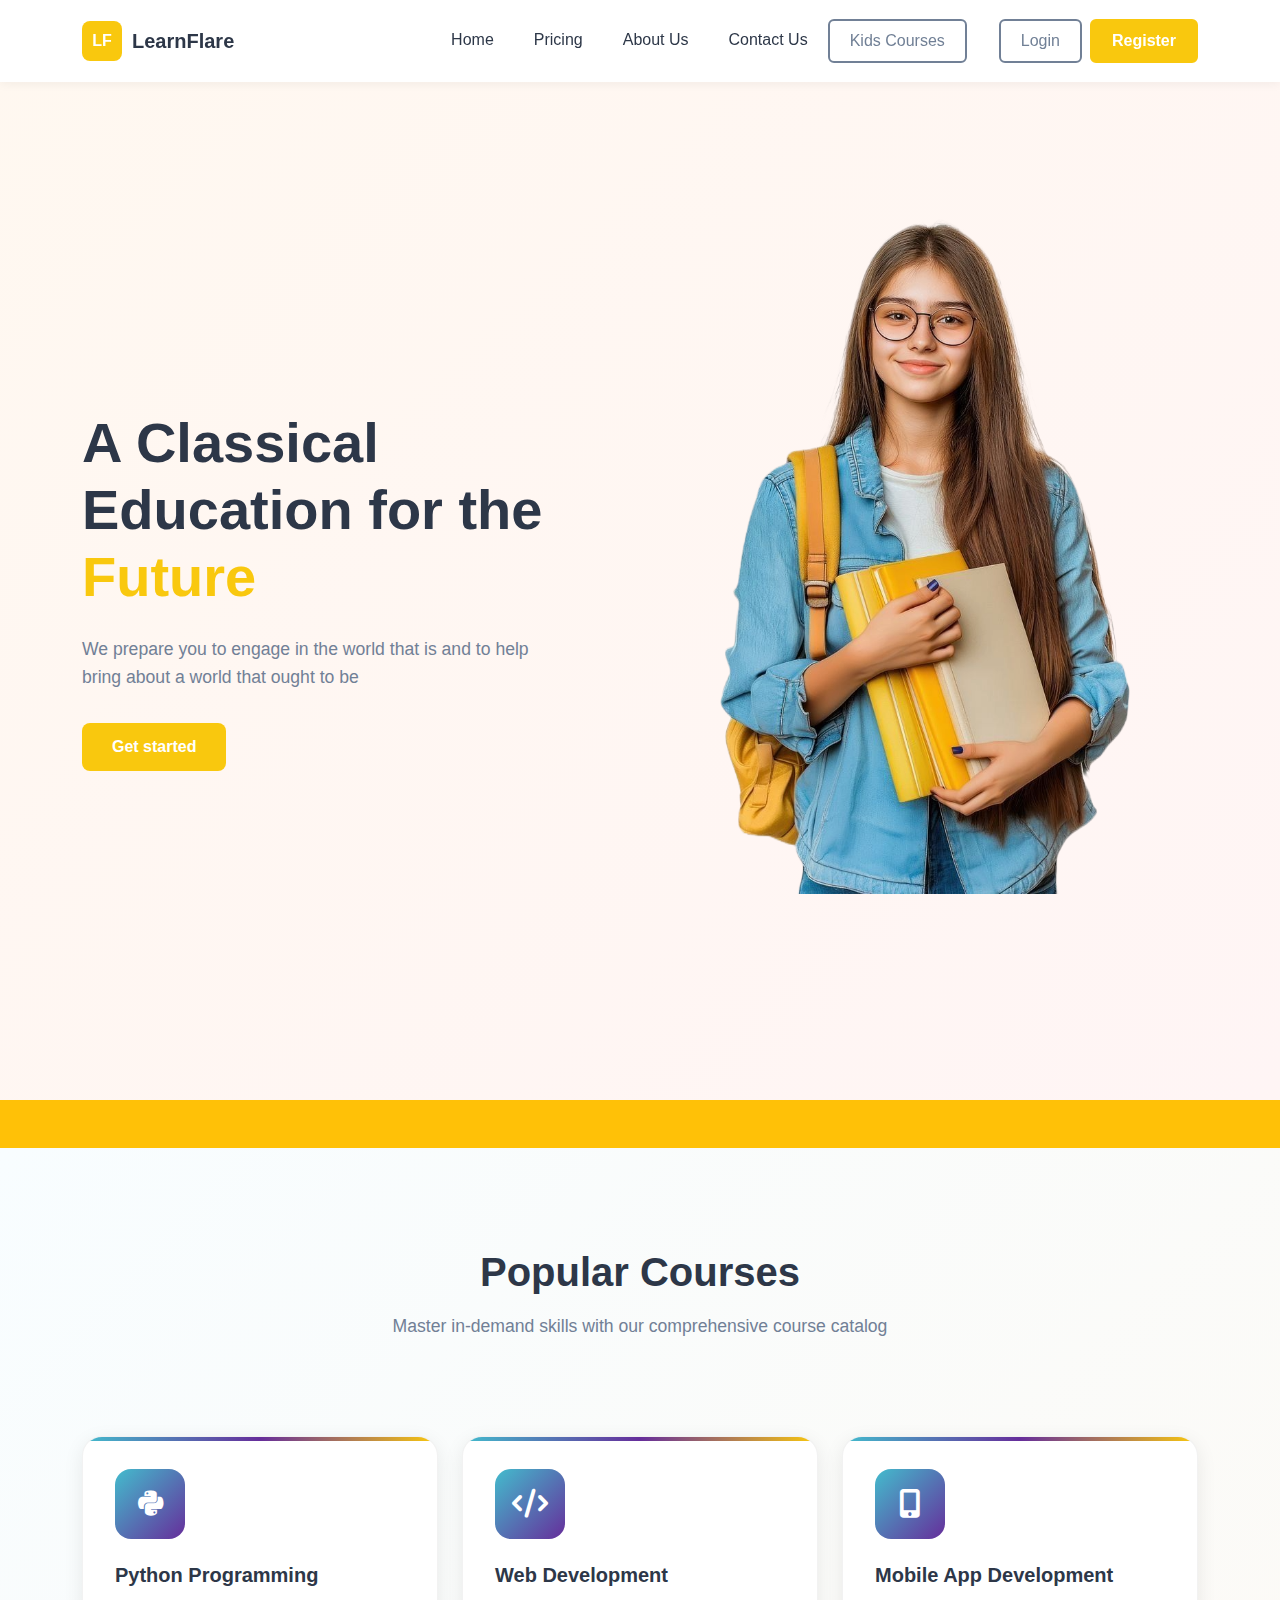
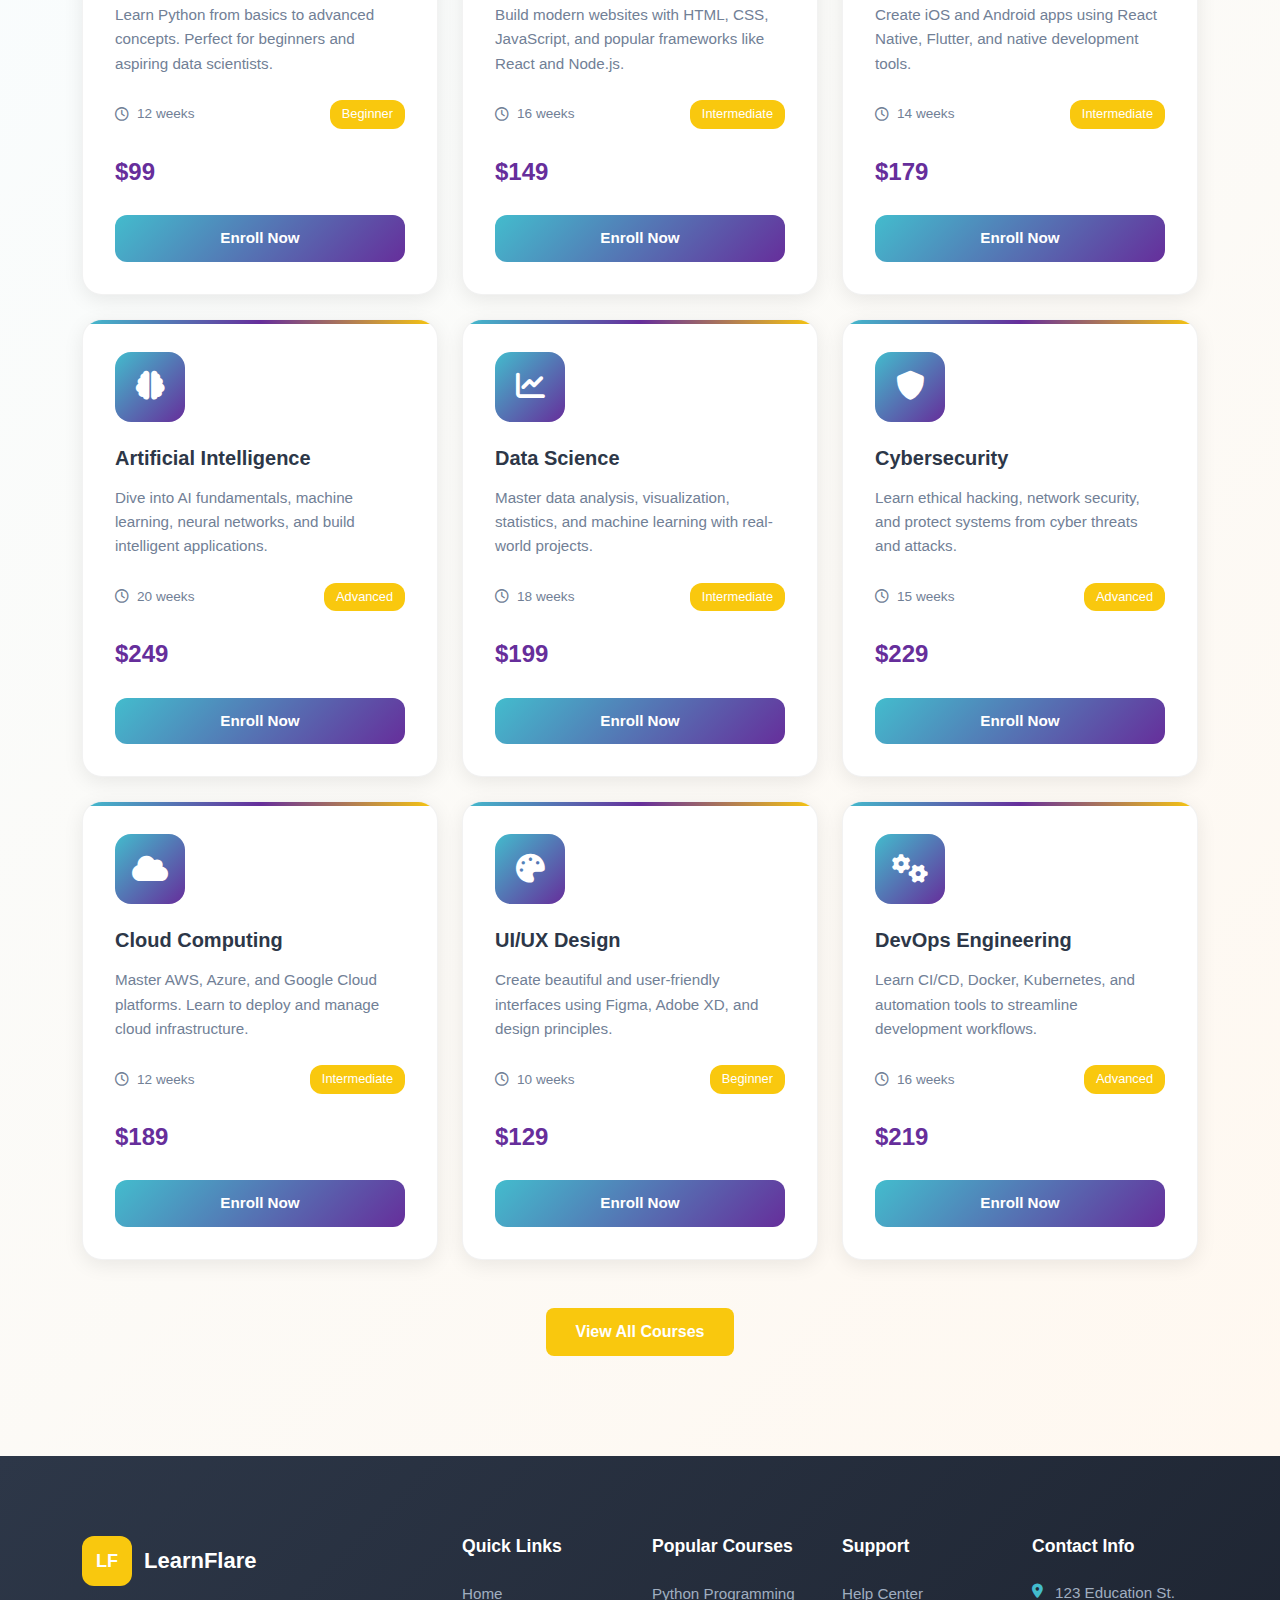
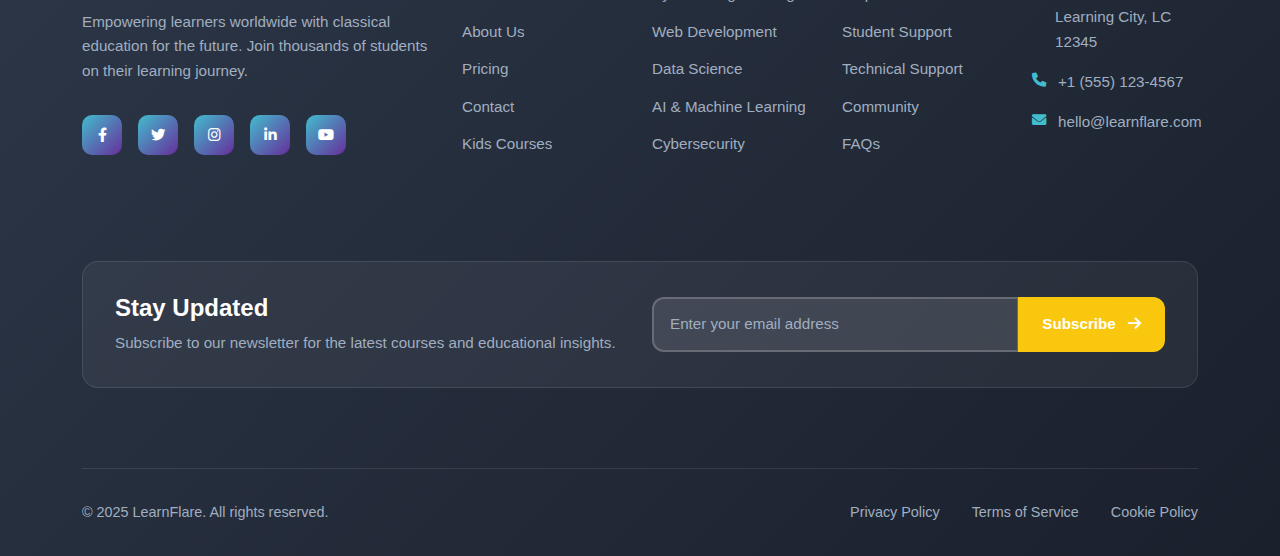
<file: index.html>
<!DOCTYPE html>
<html lang="en">

<head>
    <meta charset="UTF-8">
    <meta name="viewport" content="width=device-width, initial-scale=1.0">
    <title>LearnFlare - A Classical Education for the Future</title>
    <link href="https://cdn.jsdelivr.net/npm/bootstrap@5.3.0/dist/css/bootstrap.min.css" rel="stylesheet">
    <link href="https://cdnjs.cloudflare.com/ajax/libs/font-awesome/6.0.0/css/all.min.css" rel="stylesheet">
    <link href="style.css" rel="stylesheet">
</head>

<body>
    <!-- Navigation -->
    <nav class="navbar navbar-expand-lg navbar-light fixed-top">
        <div class="container">
            <!-- Logo -->
            <a class="navbar-brand" href="#">
                <div class="logo-circle">
                    <span class="logo-text">LF</span>
                </div>
                <span class="brand-text">LearnFlare</span>
            </a>

            <!-- Mobile Toggle -->
            <button class="navbar-toggler" type="button" data-bs-toggle="collapse" data-bs-target="#navbarNav">
                <span class="navbar-toggler-icon"></span>
            </button>

            <!-- Navigation Menu -->
            <div class="collapse navbar-collapse" id="navbarNav">
                <div class="navbar-nav ms-auto me-4">
                    <a class="nav-link" href="#">Home</a>
                    <a class="nav-link" href="pricing.html">Pricing</a>
                    <a class="nav-link" href="about.html">About Us</a>
                    <a class="nav-link" href="contact.html">Contact Us</a>
                    <a class="btn btn-outline-primary me-2 mb-2 mb-lg-0" href="kids.html">Kids Courses</a>
                </div>
                <div class="d-flex flex-column flex-lg-row gap-2">
                    <button class="btn btn-outline-primary" data-bs-toggle="modal"
                        data-bs-target="#loginModal">Login</button>
                    <button class="btn btn-register" data-bs-toggle="modal"
                        data-bs-target="#registerModal">Register</button>
                </div>
            </div>
        </div>
    </nav>
    <!-- Login Modal -->
    <div class="modal fade" id="loginModal" tabindex="-1" aria-labelledby="loginModalLabel" aria-hidden="true">
        <div class="modal-dialog modal-dialog-centered modal-dialog-scrollable">
            <div class="modal-content">
                <div class="modal-header">
                    <h5 class="modal-title" id="loginModalLabel">Welcome Back to Learnify</h5>
                    <button type="button" class="btn-close" data-bs-dismiss="modal" aria-label="Close"></button>
                </div>
                <div class="modal-body">
                    <form>
                        <div class="mb-3">
                            <label for="loginEmail" class="form-label">Email Address</label>
                            <input type="email" class="form-control" id="loginEmail" placeholder="Enter your email"
                                required>
                        </div>
                        <div class="mb-3">
                            <label for="loginPassword" class="form-label">Password</label>
                            <input type="password" class="form-control" id="loginPassword"
                                placeholder="Enter your password" required>
                        </div>
                        <div class="mb-3 form-check">
                            <input type="checkbox" class="form-check-input" id="rememberMe">
                            <label class="form-check-label" for="rememberMe">Remember me</label>
                        </div>
                        <div class="d-grid">
                            <button type="submit" class="btn btn-lg">Sign In</button>
                        </div>
                        <div class="text-center mt-3">
                            <a href="#" class="text-decoration-none">Forgot your password?</a>
                        </div>
                    </form>
                </div>
                <div class="modal-footer justify-content-center">
                    <p class="mb-0">Don't have an account?
                        <a href="#" data-bs-dismiss="modal" data-bs-toggle="modal" data-bs-target="#registerModal"
                            class="text-decoration-none fw-bold">Create one here</a>
                    </p>
                </div>
            </div>
        </div>
    </div>

    <!-- Register Modal -->
    <div class="modal fade" id="registerModal" tabindex="-1" aria-labelledby="registerModalLabel" aria-hidden="true">
        <div class="modal-dialog modal-dialog-centered modal-dialog-scrollable">
            <div class="modal-content">
                <div class="modal-header">
                    <h5 class="modal-title" id="registerModalLabel">Join Learnify Today</h5>
                    <button type="button" class="btn-close" data-bs-dismiss="modal" aria-label="Close"></button>
                </div>
                <div class="modal-body">
                    <form>
                        <div class="mb-3">
                            <label for="registerName" class="form-label">Full Name</label>
                            <input type="text" class="form-control" id="registerName" placeholder="Enter your full name"
                                required>
                        </div>
                        <div class="mb-3">
                            <label for="registerEmail" class="form-label">Email Address</label>
                            <input type="email" class="form-control" id="registerEmail" placeholder="Enter your email"
                                required>
                        </div>
                        <div class="mb-3">
                            <label for="registerPassword" class="form-label">Password</label>
                            <input type="password" class="form-control" id="registerPassword"
                                placeholder="Create a password" required>
                        </div>
                        <div class="mb-3">
                            <label for="confirmPassword" class="form-label">Confirm Password</label>
                            <input type="password" class="form-control" id="confirmPassword"
                                placeholder="Confirm your password" required>
                        </div>
                        <div class="mb-3 form-check">
                            <input type="checkbox" class="form-check-input" id="agreeTerms" required>
                            <label class="form-check-label" for="agreeTerms">
                                I agree to the <a href="#" class="text-decoration-none">Terms of Service</a> and <a
                                    href="#" class="text-decoration-none">Privacy Policy</a>
                            </label>
                        </div>
                        <div class="d-grid">
                            <button type="submit" class="btn btn-lg">Create Account</button>
                        </div>
                    </form>
                </div>
                <div class="modal-footer justify-content-center">
                    <p class="mb-0">Already have an account?
                        <a href="#" data-bs-dismiss="modal" data-bs-toggle="modal" data-bs-target="#loginModal"
                            class="text-decoration-none fw-bold">Sign in here</a>
                    </p>
                </div>
            </div>
        </div>
    </div>


    <!-- Hero Section -->
    <section class="hero-section">
        <div class="container">
            <div class="row align-items-center min-vh-100">
                <!-- Left Content -->
                <div class="col-lg-6">
                    <div class="hero-content">
                        <h1 class="hero-title">
                            A Classical Education for the
                            <span class="highlight">Future</span>
                        </h1>
                        <p class="hero-description">
                            We prepare you to engage in the world that is and to help bring about a world that ought to
                            be
                        </p>
                        <div class="hero-buttons">
                            <button class="btn btn-get-started" data-bs-toggle="modal"
                                data-bs-target="#registerModal">Get started</button>
                        </div>
                    </div>
                </div>

                <!-- Right Visual -->
                <div class="col-lg-6">
                    <div class="hero-visual">

                        <img src="assets/girl.png" alt="Student with backpack" class="hero-image">
                    </div>
                </div>
            </div>
        </div>
    </section>
    <div class="container-fluid bg-warning p-4"></div>
    <!-- Courses Section -->
    <section class="courses-section">
        <div class="container">
            <!-- Section Header -->
            <div class="row">
                <div class="col-12 text-center mb-5">
                    <h2 class="section-title">Popular <span class="highlight">Courses</span></h2>
                    <p class="section-subtitle">Master in-demand skills with our comprehensive course catalog</p>
                </div>
            </div>

            <!-- Courses Grid -->
            <div class="row g-4">
                <!-- Python Programming -->
                <div class="col-lg-4 col-md-6">
                    <div class="course-card">
                        <div class="course-icon">
                            <i class="fab fa-python"></i>
                        </div>
                        <div class="course-content">
                            <h4 class="course-title">Python Programming</h4>
                            <p class="course-description">Learn Python from basics to advanced concepts. Perfect for
                                beginners and aspiring data scientists.</p>
                            <div class="course-meta">
                                <span class="course-duration"><i class="far fa-clock"></i> 12 weeks</span>
                                <span class="course-level">Beginner</span>
                            </div>
                            <div class="course-price">$99</div>
                            <button class="btn btn-course" data-bs-toggle="modal" data-bs-target="#registerModal">Enroll
                                Now</button>
                        </div>
                    </div>
                </div>

                <!-- Web Development -->
                <div class="col-lg-4 col-md-6">
                    <div class="course-card">
                        <div class="course-icon">
                            <i class="fas fa-code"></i>
                        </div>
                        <div class="course-content">
                            <h4 class="course-title">Web Development</h4>
                            <p class="course-description">Build modern websites with HTML, CSS, JavaScript, and popular
                                frameworks like React and Node.js.</p>
                            <div class="course-meta">
                                <span class="course-duration"><i class="far fa-clock"></i> 16 weeks</span>
                                <span class="course-level">Intermediate</span>
                            </div>
                            <div class="course-price">$149</div>
                            <button class="btn btn-course" data-bs-toggle="modal" data-bs-target="#registerModal">Enroll
                                Now</button>
                        </div>
                    </div>
                </div>

                <!-- Mobile App Development -->
                <div class="col-lg-4 col-md-6">
                    <div class="course-card">
                        <div class="course-icon">
                            <i class="fas fa-mobile-alt"></i>
                        </div>
                        <div class="course-content">
                            <h4 class="course-title">Mobile App Development</h4>
                            <p class="course-description">Create iOS and Android apps using React Native, Flutter, and
                                native development tools.</p>
                            <div class="course-meta">
                                <span class="course-duration"><i class="far fa-clock"></i> 14 weeks</span>
                                <span class="course-level">Intermediate</span>
                            </div>
                            <div class="course-price">$179</div>
                            <button class="btn btn-course" data-bs-toggle="modal" data-bs-target="#registerModal">Enroll
                                Now</button>
                        </div>
                    </div>
                </div>

                <!-- Artificial Intelligence -->
                <div class="col-lg-4 col-md-6">
                    <div class="course-card">
                        <div class="course-icon">
                            <i class="fas fa-brain"></i>
                        </div>
                        <div class="course-content">
                            <h4 class="course-title">Artificial Intelligence</h4>
                            <p class="course-description">Dive into AI fundamentals, machine learning, neural networks,
                                and build intelligent applications.</p>
                            <div class="course-meta">
                                <span class="course-duration"><i class="far fa-clock"></i> 20 weeks</span>
                                <span class="course-level">Advanced</span>
                            </div>
                            <div class="course-price">$249</div>
                            <button class="btn btn-course" data-bs-toggle="modal" data-bs-target="#registerModal">Enroll
                                Now</button>
                        </div>
                    </div>
                </div>

                <!-- Data Science -->
                <div class="col-lg-4 col-md-6">
                    <div class="course-card">
                        <div class="course-icon">
                            <i class="fas fa-chart-line"></i>
                        </div>
                        <div class="course-content">
                            <h4 class="course-title">Data Science</h4>
                            <p class="course-description">Master data analysis, visualization, statistics, and machine
                                learning with real-world projects.</p>
                            <div class="course-meta">
                                <span class="course-duration"><i class="far fa-clock"></i> 18 weeks</span>
                                <span class="course-level">Intermediate</span>
                            </div>
                            <div class="course-price">$199</div>
                            <button class="btn btn-course" data-bs-toggle="modal" data-bs-target="#registerModal">Enroll
                                Now</button>
                        </div>
                    </div>
                </div>

                <!-- Cybersecurity -->
                <div class="col-lg-4 col-md-6">
                    <div class="course-card">
                        <div class="course-icon">
                            <i class="fas fa-shield-alt"></i>
                        </div>
                        <div class="course-content">
                            <h4 class="course-title">Cybersecurity</h4>
                            <p class="course-description">Learn ethical hacking, network security, and protect systems
                                from cyber threats and attacks.</p>
                            <div class="course-meta">
                                <span class="course-duration"><i class="far fa-clock"></i> 15 weeks</span>
                                <span class="course-level">Advanced</span>
                            </div>
                            <div class="course-price">$229</div>
                            <button class="btn btn-course" data-bs-toggle="modal" data-bs-target="#registerModal">Enroll
                                Now</button>
                        </div>
                    </div>
                </div>

                <!-- Cloud Computing -->
                <div class="col-lg-4 col-md-6">
                    <div class="course-card">
                        <div class="course-icon">
                            <i class="fas fa-cloud"></i>
                        </div>
                        <div class="course-content">
                            <h4 class="course-title">Cloud Computing</h4>
                            <p class="course-description">Master AWS, Azure, and Google Cloud platforms. Learn to deploy
                                and manage cloud infrastructure.</p>
                            <div class="course-meta">
                                <span class="course-duration"><i class="far fa-clock"></i> 12 weeks</span>
                                <span class="course-level">Intermediate</span>
                            </div>
                            <div class="course-price">$189</div>
                            <button class="btn btn-course" data-bs-toggle="modal" data-bs-target="#registerModal">Enroll
                                Now</button>
                        </div>
                    </div>
                </div>

                <!-- UI/UX Design -->
                <div class="col-lg-4 col-md-6">
                    <div class="course-card">
                        <div class="course-icon">
                            <i class="fas fa-palette"></i>
                        </div>
                        <div class="course-content">
                            <h4 class="course-title">UI/UX Design</h4>
                            <p class="course-description">Create beautiful and user-friendly interfaces using Figma,
                                Adobe XD, and design principles.</p>
                            <div class="course-meta">
                                <span class="course-duration"><i class="far fa-clock"></i> 10 weeks</span>
                                <span class="course-level">Beginner</span>
                            </div>
                            <div class="course-price">$129</div>
                            <button class="btn btn-course" data-bs-toggle="modal" data-bs-target="#registerModal">Enroll
                                Now</button>
                        </div>
                    </div>
                </div>

                <!-- DevOps -->
                <div class="col-lg-4 col-md-6">
                    <div class="course-card">
                        <div class="course-icon">
                            <i class="fas fa-cogs"></i>
                        </div>
                        <div class="course-content">
                            <h4 class="course-title">DevOps Engineering</h4>
                            <p class="course-description">Learn CI/CD, Docker, Kubernetes, and automation tools to
                                streamline development workflows.</p>
                            <div class="course-meta">
                                <span class="course-duration"><i class="far fa-clock"></i> 16 weeks</span>
                                <span class="course-level">Advanced</span>
                            </div>
                            <div class="course-price">$219</div>
                            <button class="btn btn-course" data-bs-toggle="modal" data-bs-target="#registerModal">Enroll
                                Now</button>
                        </div>
                    </div>
                </div>
            </div>

            <!-- View All Courses Button -->
            <div class="row mt-5">
                <div class="col-12 text-center">
                    <a href="pricing.html" class="btn btn-outline-primary btn-lg">View All Courses</a>
                </div>
            </div>
        </div>
    </section>

    <!-- Footer -->
    <footer class="footer">
        <div class="container">

            <div class="row">
                <!-- Company Info -->
                <div class="col-lg-4 col-md-6 mb-4">
                    <div class="footer-section">
                        <div class="footer-logo">
                            <div class="logo-circle">
                                <span class="logo-text">LF</span>
                            </div>
                            <span class="brand-text">LearnFlare</span>
                        </div>
                        <p class="footer-description">
                            Empowering learners worldwide with classical education for the future. Join thousands of
                            students on their learning journey.
                        </p>
                        <div class="footer-social">
                            <a href="#" class="social-link"><i class="fab fa-facebook-f"></i></a>
                            <a href="#" class="social-link"><i class="fab fa-twitter"></i></a>
                            <a href="#" class="social-link"><i class="fab fa-instagram"></i></a>
                            <a href="#" class="social-link"><i class="fab fa-linkedin-in"></i></a>
                            <a href="#" class="social-link"><i class="fab fa-youtube"></i></a>
                        </div>
                    </div>
                </div>

                <!-- Quick Links -->
                <div class="col-lg-2 col-md-6 mb-4">
                    <div class="footer-section">
                        <h5 class="footer-title">Quick Links</h5>
                        <ul class="footer-links">
                            <li><a href="index.html">Home</a></li>
                            <li><a href="about.html">About Us</a></li>
                            <li><a href="pricing.html">Pricing</a></li>
                            <li><a href="contact.html">Contact</a></li>
                            <li><a href="kids.html">Kids Courses</a></li>
                        </ul>
                    </div>
                </div>

                <!-- Courses -->
                <div class="col-lg-2 col-md-6 mb-4">
                    <div class="footer-section">
                        <h5 class="footer-title">Popular Courses</h5>
                        <ul class="footer-links">
                            <li><a href="#">Python Programming</a></li>
                            <li><a href="#">Web Development</a></li>
                            <li><a href="#">Data Science</a></li>
                            <li><a href="#">AI & Machine Learning</a></li>
                            <li><a href="#">Cybersecurity</a></li>
                        </ul>
                    </div>
                </div>

                <!-- Support -->
                <div class="col-lg-2 col-md-6 mb-4">
                    <div class="footer-section">
                        <h5 class="footer-title">Support</h5>
                        <ul class="footer-links">
                            <li><a href="#">Help Center</a></li>
                            <li><a href="#">Student Support</a></li>
                            <li><a href="#">Technical Support</a></li>
                            <li><a href="#">Community</a></li>
                            <li><a href="#">FAQs</a></li>
                        </ul>
                    </div>
                </div>

                <!-- Contact Info -->
                <div class="col-lg-2 col-md-6 mb-4">
                    <div class="footer-section">
                        <h5 class="footer-title">Contact Info</h5>
                        <div class="footer-contact">
                            <div class="contact-item">
                                <i class="fas fa-map-marker-alt"></i>
                                <span>123 Education St.<br>Learning City, LC 12345</span>
                            </div>
                            <div class="contact-item">
                                <i class="fas fa-phone"></i>
                                <span>+1 (555) 123-4567</span>
                            </div>
                            <div class="contact-item">
                                <i class="fas fa-envelope"></i>
                                <span>hello@learnflare.com</span>
                            </div>
                        </div>
                    </div>
                </div>
            </div>

            <!-- Newsletter Subscription -->
            <div class="row">
                <div class="col-12">
                    <div class="newsletter-section">
                        <div class="row align-items-center">
                            <div class="col-lg-6 mb-3 mb-lg-0">
                                <h4 class="newsletter-title">Stay Updated</h4>
                                <p class="newsletter-description">Subscribe to our newsletter for the latest courses and
                                    educational insights.</p>
                            </div>
                            <div class="col-lg-6">
                                <form class="newsletter-form">
                                    <div class="input-group">
                                        <input type="email" class="form-control" placeholder="Enter your email address"
                                            required>
                                        <button class="btn btn-newsletter" type="submit">
                                            Subscribe
                                            <i class="fas fa-arrow-right ms-2"></i>
                                        </button>
                                    </div>
                                </form>
                            </div>
                        </div>
                    </div>
                </div>
            </div>

            <!-- Footer Bottom -->
            <div class="row">
                <div class="col-12">
                    <div class="footer-bottom">
                        <div class="row align-items-center">
                            <div class="col-lg-6 mb-2 mb-lg-0">
                                <p class="copyright">© 2025 LearnFlare. All rights reserved.</p>
                            </div>
                            <div class="col-lg-6">
                                <div class="footer-legal">
                                    <a href="#">Privacy Policy</a>
                                    <a href="#">Terms of Service</a>
                                    <a href="#">Cookie Policy</a>
                                </div>
                            </div>
                        </div>
                    </div>
                </div>
            </div>
        </div>
    </footer>


    <script src="https://cdn.jsdelivr.net/npm/bootstrap@5.3.0/dist/js/bootstrap.bundle.min.js"></script>
</body>

</html>
</file>
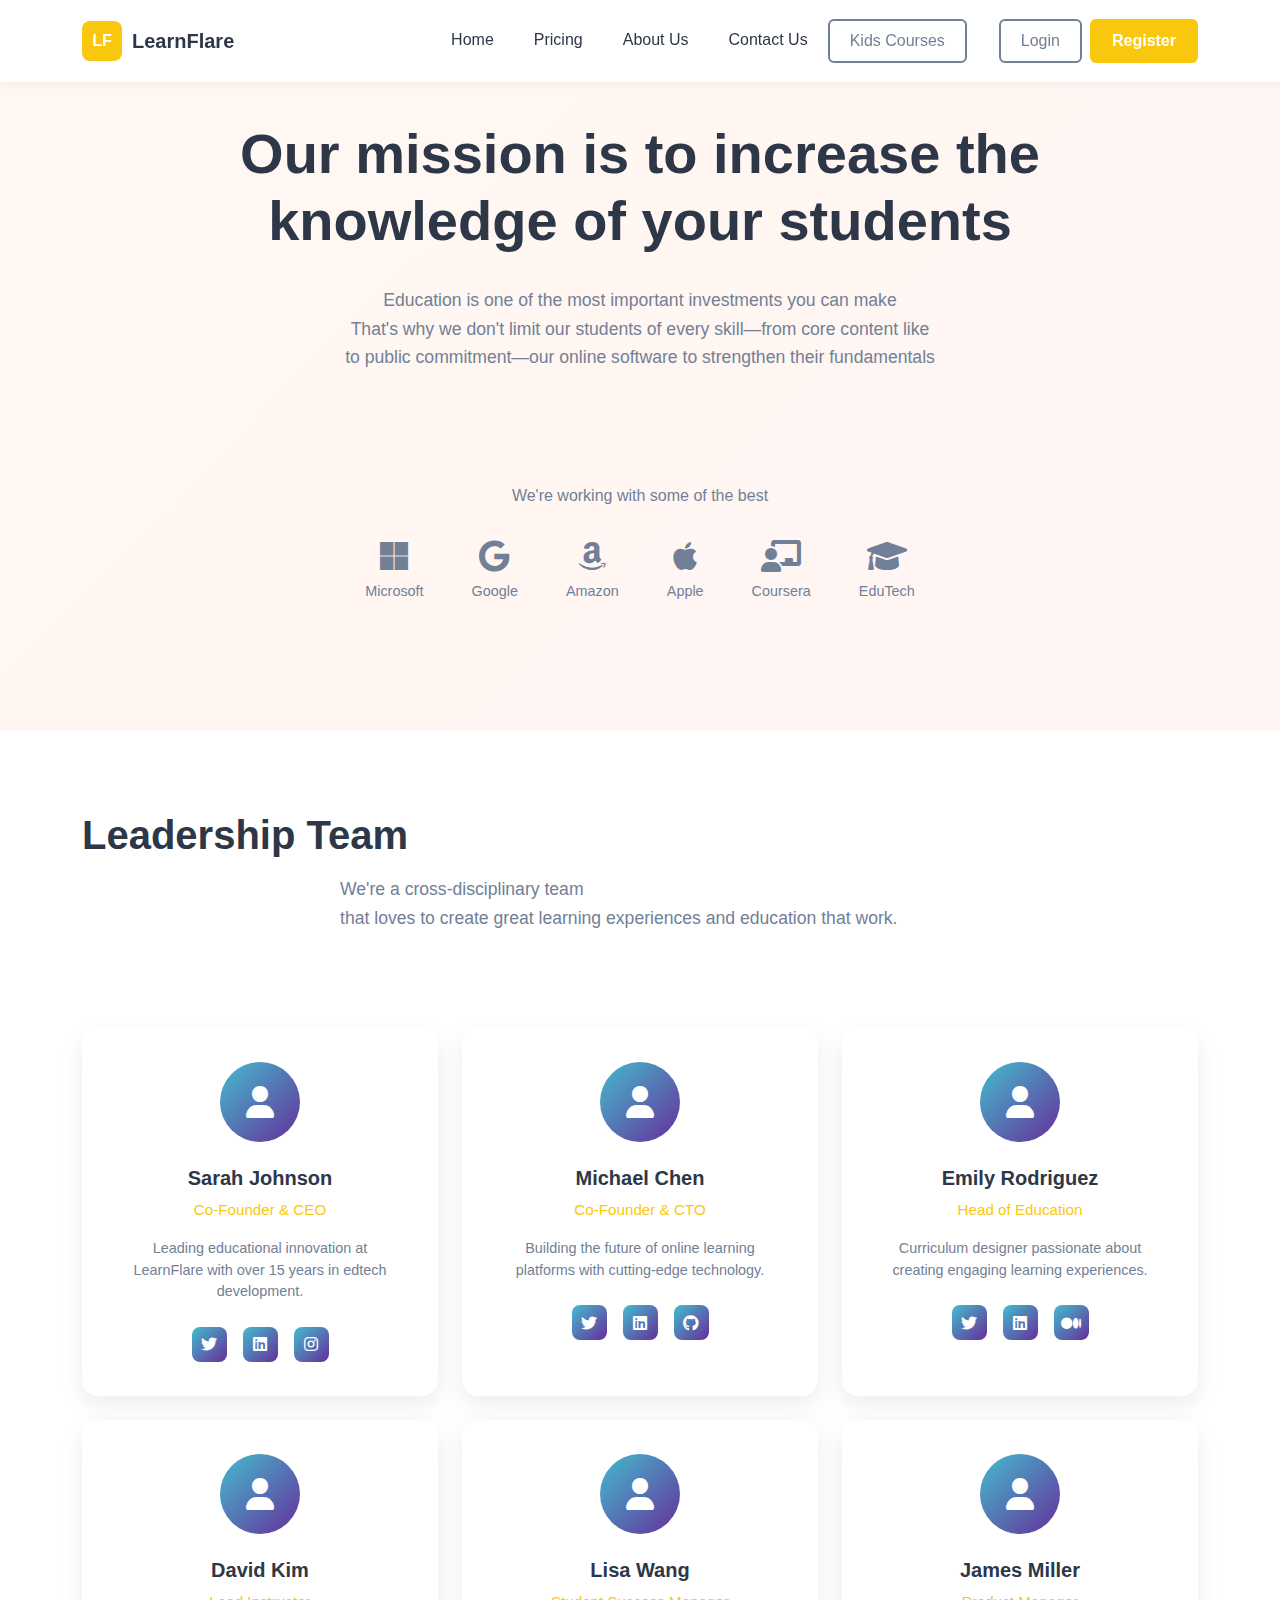
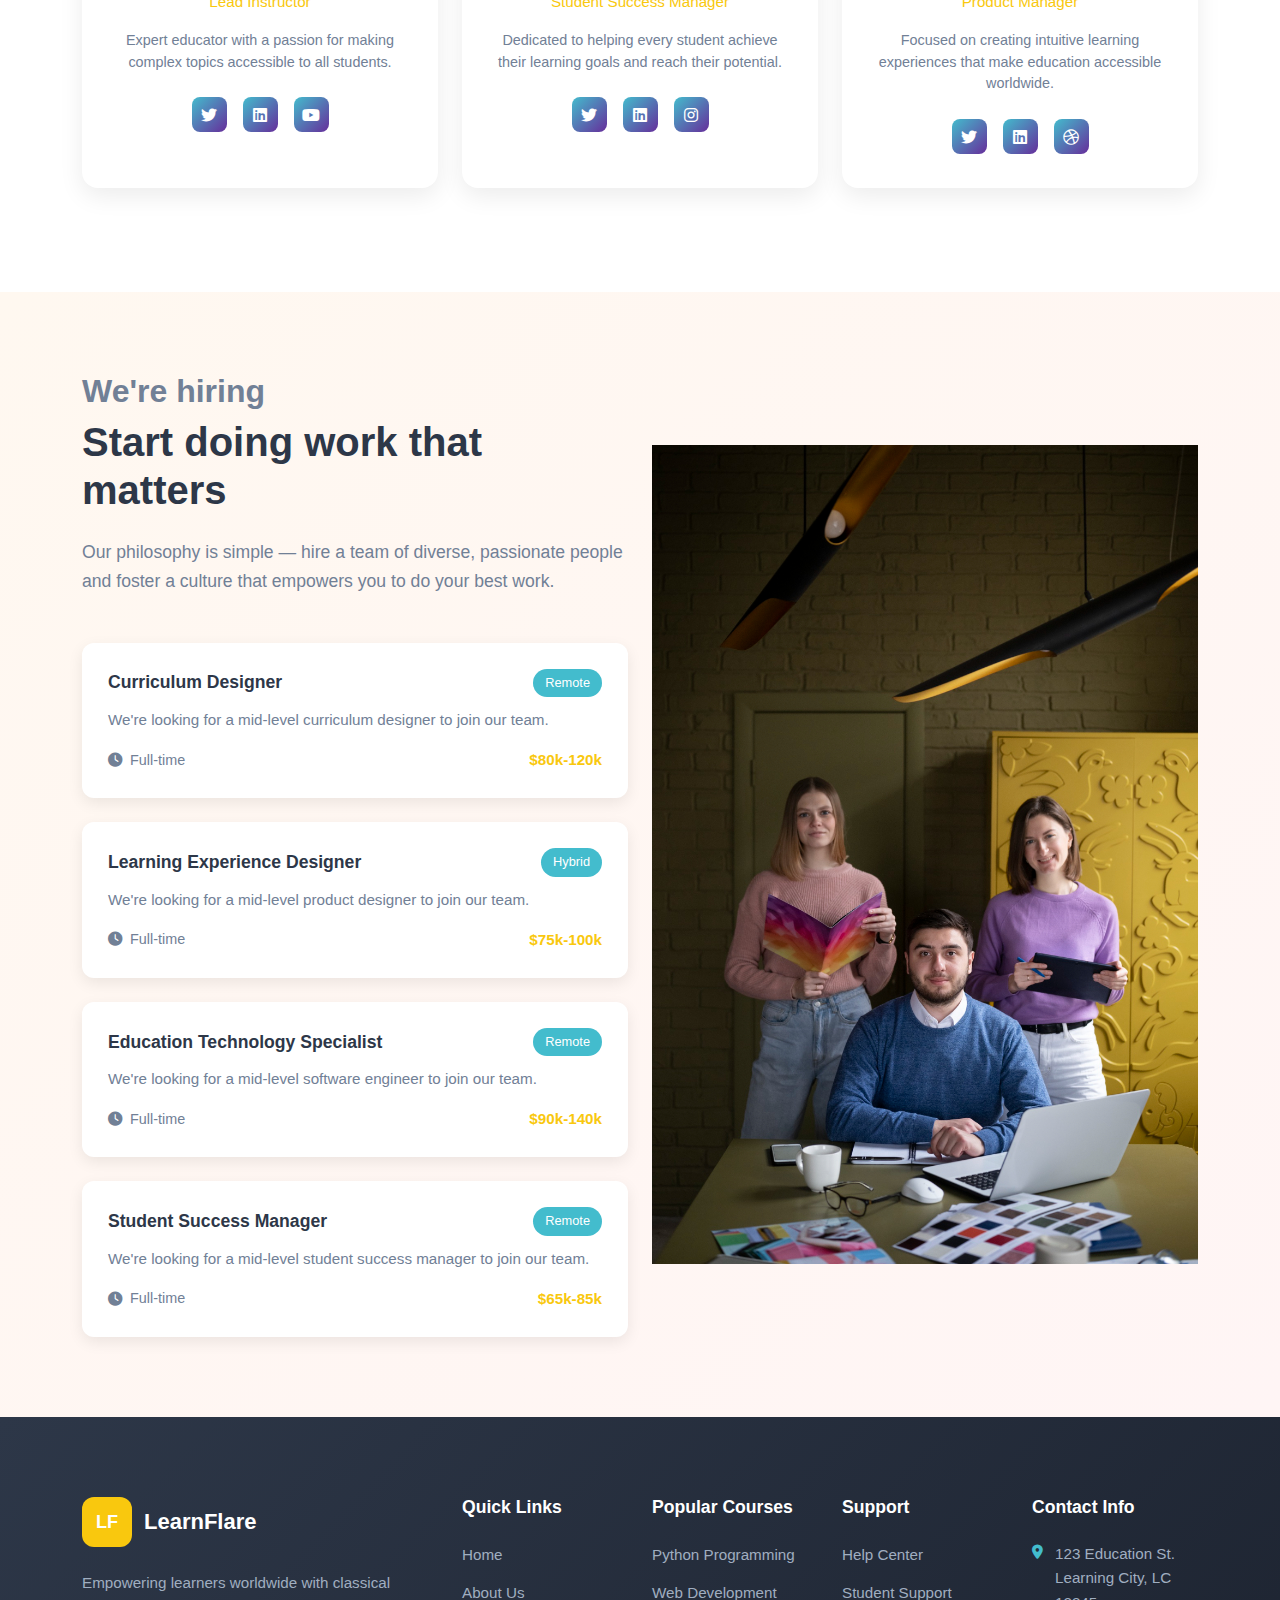
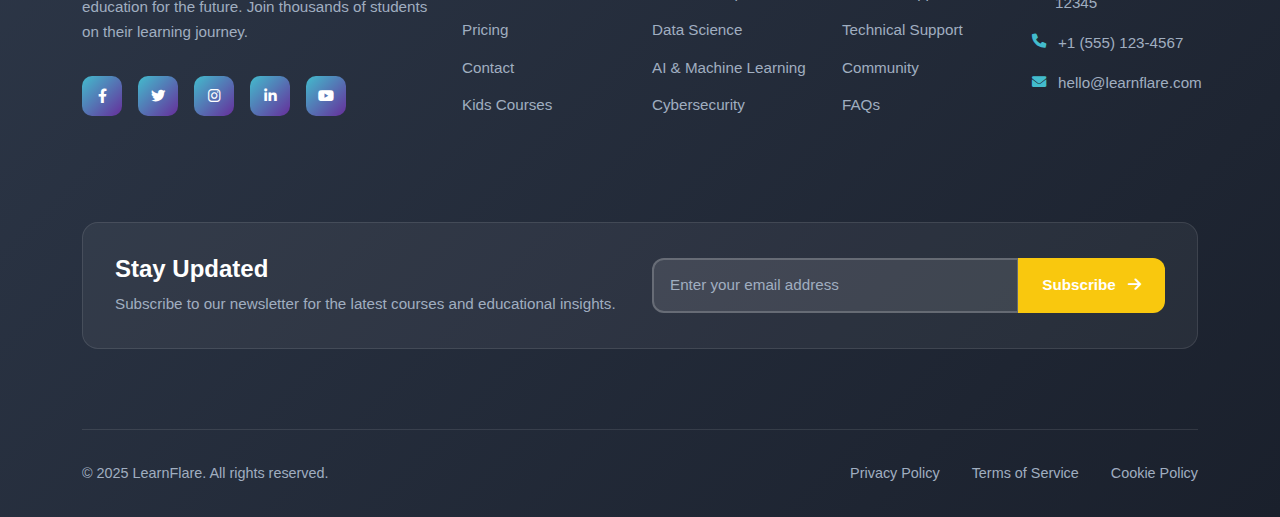
<file: about.html>
<!DOCTYPE html>
<html lang="en">

<head>
    <meta charset="UTF-8">
    <meta name="viewport" content="width=device-width, initial-scale=1.0">
    <title>LearnFlare - About Us</title>
    <link href="https://cdn.jsdelivr.net/npm/bootstrap@5.3.0/dist/css/bootstrap.min.css" rel="stylesheet">
    <link href="https://cdnjs.cloudflare.com/ajax/libs/font-awesome/6.0.0/css/all.min.css" rel="stylesheet">
    <link href="style.css" rel="stylesheet">
</head>

<body>
    <!-- Navigation -->
    <nav class="navbar navbar-expand-lg navbar-light fixed-top">
        <div class="container">
            <!-- Logo -->
            <a class="navbar-brand" href="index.html">
                <div class="logo-circle">
                    <span class="logo-text">LF</span>
                </div>
                <span class="brand-text">LearnFlare</span>
            </a>

            <!-- Mobile Toggle -->
            <button class="navbar-toggler" type="button" data-bs-toggle="collapse" data-bs-target="#navbarNav">
                <span class="navbar-toggler-icon"></span>
            </button>

            <!-- Navigation Menu -->
            <div class="collapse navbar-collapse" id="navbarNav">
                <div class="navbar-nav ms-auto me-4">
                    <a class="nav-link" href="index.html">Home</a>
                    <a class="nav-link" href="pricing.html">Pricing</a>
                    <a class="nav-link active" href="about.html">About Us</a>
                    <a class="nav-link" href="contact.html">Contact Us</a>
                    <a class="btn btn-outline-primary me-2 mb-2 mb-lg-0" href="kids.html">Kids Courses</a>
                </div>
                <div class="d-flex flex-column flex-lg-row gap-2">
                    <button class="btn btn-outline-primary" data-bs-toggle="modal"
                        data-bs-target="#loginModal">Login</button>
                    <button class="btn btn-register" data-bs-toggle="modal"
                        data-bs-target="#registerModal">Register</button>
                </div>
            </div>
        </div>
    </nav>
    <!-- Login Modal -->
    <div class="modal fade" id="loginModal" tabindex="-1" aria-labelledby="loginModalLabel" aria-hidden="true">
        <div class="modal-dialog modal-dialog-centered modal-dialog-scrollable">
            <div class="modal-content">
                <div class="modal-header">
                    <h5 class="modal-title" id="loginModalLabel">Welcome Back to LearnFlare</h5>
                    <button type="button" class="btn-close" data-bs-dismiss="modal" aria-label="Close"></button>
                </div>
                <div class="modal-body">
                    <form>
                        <div class="mb-3">
                            <label for="loginEmail" class="form-label">Email Address</label>
                            <input type="email" class="form-control" id="loginEmail" placeholder="Enter your email"
                                required>
                        </div>
                        <div class="mb-3">
                            <label for="loginPassword" class="form-label">Password</label>
                            <input type="password" class="form-control" id="loginPassword"
                                placeholder="Enter your password" required>
                        </div>
                        <div class="mb-3 form-check">
                            <input type="checkbox" class="form-check-input" id="rememberMe">
                            <label class="form-check-label" for="rememberMe">Remember me</label>
                        </div>
                        <div class="d-grid">
                            <button type="submit" class="btn btn-primary btn-lg">Sign In</button>
                        </div>
                        <div class="text-center mt-3">
                            <a href="#" class="text-decoration-none">Forgot your password?</a>
                        </div>
                    </form>
                </div>
                <div class="modal-footer justify-content-center">
                    <p class="mb-0">Don't have an account?
                        <a href="#" data-bs-dismiss="modal" data-bs-toggle="modal" data-bs-target="#registerModal"
                            class="text-decoration-none fw-bold">Create one here</a>
                    </p>
                </div>
            </div>
        </div>
    </div>

    <!-- Register Modal -->
    <div class="modal fade" id="registerModal" tabindex="-1" aria-labelledby="registerModalLabel" aria-hidden="true">
        <div class="modal-dialog modal-dialog-centered modal-dialog-scrollable">
            <div class="modal-content">
                <div class="modal-header">
                    <h5 class="modal-title" id="registerModalLabel">Join LearnFlare Today</h5>
                    <button type="button" class="btn-close" data-bs-dismiss="modal" aria-label="Close"></button>
                </div>
                <div class="modal-body">
                    <form>
                        <div class="mb-3">
                            <label for="registerName" class="form-label">Full Name</label>
                            <input type="text" class="form-control" id="registerName" placeholder="Enter your full name"
                                required>
                        </div>
                        <div class="mb-3">
                            <label for="registerEmail" class="form-label">Email Address</label>
                            <input type="email" class="form-control" id="registerEmail" placeholder="Enter your email"
                                required>
                        </div>
                        <div class="mb-3">
                            <label for="registerPassword" class="form-label">Password</label>
                            <input type="password" class="form-control" id="registerPassword"
                                placeholder="Create a password" required>
                        </div>
                        <div class="mb-3">
                            <label for="confirmPassword" class="form-label">Confirm Password</label>
                            <input type="password" class="form-control" id="confirmPassword"
                                placeholder="Confirm your password" required>
                        </div>
                        <div class="mb-3 form-check">
                            <input type="checkbox" class="form-check-input" id="agreeTerms" required>
                            <label class="form-check-label" for="agreeTerms">
                                I agree to the <a href="#" class="text-decoration-none">Terms of Service</a> and <a
                                    href="#" class="text-decoration-none">Privacy Policy</a>
                            </label>
                        </div>
                        <div class="d-grid">
                            <button type="submit" class="btn btn-primary btn-lg">Create Account</button>
                        </div>
                    </form>
                </div>
                <div class="modal-footer justify-content-center">
                    <p class="mb-0">Already have an account?
                        <a href="#" data-bs-dismiss="modal" data-bs-toggle="modal" data-bs-target="#loginModal"
                            class="text-decoration-none fw-bold">Sign in here</a>
                    </p>
                </div>
            </div>
        </div>
    </div>
    <!-- About Hero Section -->
    <section class="about-hero">
        <div class="container">
            <!-- Mission Statement -->
            <div class="row">
                <div class="col-12 text-center mb-5">
                    <h1 class="mission-title">Our mission is to increase the<br>knowledge of your students</h1>
                    <p class="mission-description">Education is one of the most important investments you can make<br>
                        That's why we don't limit our students of every skill—from core content like<br>
                        to public commitment—our online software to strengthen their fundamentals</p>
                </div>
            </div>

            <!-- Partner Logos -->
            <div class="row mb-5">
                <div class="col-12 text-center">
                    <p class="partners-text">We're working with some of the best</p>
                    <div class="partners-logos">
                        <div class="partner-logo">
                            <i class="fab fa-microsoft"></i>
                            <span>Microsoft</span>
                        </div>
                        <div class="partner-logo">
                            <i class="fab fa-google"></i>
                            <span>Google</span>
                        </div>
                        <div class="partner-logo">
                            <i class="fab fa-amazon"></i>
                            <span>Amazon</span>
                        </div>
                        <div class="partner-logo">
                            <i class="fab fa-apple"></i>
                            <span>Apple</span>
                        </div>
                        <div class="partner-logo">
                            <i class="fas fa-chalkboard-teacher"></i>
                            <span>Coursera</span>
                        </div>
                        <div class="partner-logo">
                            <i class="fas fa-graduation-cap"></i>
                            <span>EduTech</span>
                        </div>
                    </div>
                </div>
            </div>
        </div>
    </section>

    <!-- Leadership Team Section -->
    <section class="leadership-section">
        <div class="container">
            <div class="row">
                <div class="col-12 mb-5">
                    <h2 class="section-title">Leadership Team</h2>
                    <p class="section-subtitle">We're a cross-disciplinary team<br>
                        that loves to create great learning experiences and education that work.</p>
                </div>
            </div>

            <div class="row">
                <!-- Team Member 1 -->
                <div class="col-lg-4 col-md-6 mb-4">
                    <div class="team-member">
                        <div class="member-avatar">
                            <i class="fas fa-user"></i>
                        </div>
                        <h4 class="member-name">Sarah Johnson</h4>
                        <p class="member-title">Co-Founder & CEO</p>
                        <p class="member-description">Leading educational innovation at LearnFlare with over 15 years in
                            edtech development.</p>
                        <div class="member-social">
                            <a href="#"><i class="fab fa-twitter"></i></a>
                            <a href="#"><i class="fab fa-linkedin"></i></a>
                            <a href="#"><i class="fab fa-instagram"></i></a>
                        </div>
                    </div>
                </div>

                <!-- Team Member 2 -->
                <div class="col-lg-4 col-md-6 mb-4">
                    <div class="team-member">
                        <div class="member-avatar">
                            <i class="fas fa-user"></i>
                        </div>
                        <h4 class="member-name">Michael Chen</h4>
                        <p class="member-title">Co-Founder & CTO</p>
                        <p class="member-description">Building the future of online learning platforms with cutting-edge
                            technology.</p>
                        <div class="member-social">
                            <a href="#"><i class="fab fa-twitter"></i></a>
                            <a href="#"><i class="fab fa-linkedin"></i></a>
                            <a href="#"><i class="fab fa-github"></i></a>
                        </div>
                    </div>
                </div>

                <!-- Team Member 3 -->
                <div class="col-lg-4 col-md-6 mb-4">
                    <div class="team-member">
                        <div class="member-avatar">
                            <i class="fas fa-user"></i>
                        </div>
                        <h4 class="member-name">Emily Rodriguez</h4>
                        <p class="member-title">Head of Education</p>
                        <p class="member-description">Curriculum designer passionate about creating engaging learning
                            experiences.</p>
                        <div class="member-social">
                            <a href="#"><i class="fab fa-twitter"></i></a>
                            <a href="#"><i class="fab fa-linkedin"></i></a>
                            <a href="#"><i class="fab fa-medium"></i></a>
                        </div>
                    </div>
                </div>

                <!-- Team Member 4 -->
                <div class="col-lg-4 col-md-6 mb-4">
                    <div class="team-member">
                        <div class="member-avatar">
                            <i class="fas fa-user"></i>
                        </div>
                        <h4 class="member-name">David Kim</h4>
                        <p class="member-title">Lead Instructor</p>
                        <p class="member-description">Expert educator with a passion for making complex topics
                            accessible to all students.</p>
                        <div class="member-social">
                            <a href="#"><i class="fab fa-twitter"></i></a>
                            <a href="#"><i class="fab fa-linkedin"></i></a>
                            <a href="#"><i class="fab fa-youtube"></i></a>
                        </div>
                    </div>
                </div>

                <!-- Team Member 5 -->
                <div class="col-lg-4 col-md-6 mb-4">
                    <div class="team-member">
                        <div class="member-avatar">
                            <i class="fas fa-user"></i>
                        </div>
                        <h4 class="member-name">Lisa Wang</h4>
                        <p class="member-title">Student Success Manager</p>
                        <p class="member-description">Dedicated to helping every student achieve their learning goals
                            and reach their potential.</p>
                        <div class="member-social">
                            <a href="#"><i class="fab fa-twitter"></i></a>
                            <a href="#"><i class="fab fa-linkedin"></i></a>
                            <a href="#"><i class="fab fa-instagram"></i></a>
                        </div>
                    </div>
                </div>

                <!-- Team Member 6 -->
                <div class="col-lg-4 col-md-6 mb-4">
                    <div class="team-member">
                        <div class="member-avatar">
                            <i class="fas fa-user"></i>
                        </div>
                        <h4 class="member-name">James Miller</h4>
                        <p class="member-title">Product Manager</p>
                        <p class="member-description">Focused on creating intuitive learning experiences that make
                            education accessible worldwide.</p>
                        <div class="member-social">
                            <a href="#"><i class="fab fa-twitter"></i></a>
                            <a href="#"><i class="fab fa-linkedin"></i></a>
                            <a href="#"><i class="fab fa-dribbble"></i></a>
                        </div>
                    </div>
                </div>
            </div>
        </div>
    </section>

    <!-- We're Hiring Section -->
    <section class="hiring-section">
        <div class="container">
            <div class="row">
                <div class="col-lg-6">
                    <div class="hiring-content">
                        <h2 class="hiring-title">We're hiring</h2>
                        <h3 class="hiring-subtitle">Start doing work that matters</h3>
                        <p class="hiring-description">Our philosophy is simple — hire a team of diverse, passionate
                            people and foster a culture that empowers you to do your best work.</p>

                        <!-- Job Listings -->
                        <div class="job-listing">
                            <div class="job-item">
                                <div class="job-header">
                                    <h4>Curriculum Designer</h4>
                                    <span class="job-location">Remote</span>
                                </div>
                                <p>We're looking for a mid-level curriculum designer to join our team.</p>
                                <div class="job-meta">
                                    <span class="job-type"><i class="fas fa-clock"></i> Full-time</span>
                                    <span class="job-salary">$80k-120k</span>
                                </div>
                            </div>

                            <div class="job-item">
                                <div class="job-header">
                                    <h4>Learning Experience Designer</h4>
                                    <span class="job-location">Hybrid</span>
                                </div>
                                <p>We're looking for a mid-level product designer to join our team.</p>
                                <div class="job-meta">
                                    <span class="job-type"><i class="fas fa-clock"></i> Full-time</span>
                                    <span class="job-salary">$75k-100k</span>
                                </div>
                            </div>

                            <div class="job-item">
                                <div class="job-header">
                                    <h4>Education Technology Specialist</h4>
                                    <span class="job-location">Remote</span>
                                </div>
                                <p>We're looking for a mid-level software engineer to join our team.</p>
                                <div class="job-meta">
                                    <span class="job-type"><i class="fas fa-clock"></i> Full-time</span>
                                    <span class="job-salary">$90k-140k</span>
                                </div>
                            </div>

                            <div class="job-item">
                                <div class="job-header">
                                    <h4>Student Success Manager</h4>
                                    <span class="job-location">Remote</span>
                                </div>
                                <p>We're looking for a mid-level student success manager to join our team.</p>
                                <div class="job-meta">
                                    <span class="job-type"><i class="fas fa-clock"></i> Full-time</span>
                                    <span class="job-salary">$65k-85k</span>
                                </div>
                            </div>
                        </div>
                    </div>
                </div>
                <div class="col-lg-6">
                    <div class="hiring-image">
                        <img src="assets/team.jpg" alt="Team" class="img-fluid">
                    </div>
                </div>
            </div>
        </div>
        </div>
    </section>

    <!-- Footer -->
    <footer class="footer">
        <div class="container">
            <!-- Footer Main Content -->
            <div class="row">
                <!-- Company Info -->
                <div class="col-lg-4 col-md-6 mb-4">
                    <div class="footer-section">
                        <div class="footer-logo">
                            <div class="logo-circle">
                                <span class="logo-text">LF</span>
                            </div>
                            <span class="brand-text">LearnFlare</span>
                        </div>
                        <p class="footer-description">
                            Empowering learners worldwide with classical education for the future. Join thousands of
                            students on their learning journey.
                        </p>
                        <div class="footer-social">
                            <a href="#" class="social-link"><i class="fab fa-facebook-f"></i></a>
                            <a href="#" class="social-link"><i class="fab fa-twitter"></i></a>
                            <a href="#" class="social-link"><i class="fab fa-instagram"></i></a>
                            <a href="#" class="social-link"><i class="fab fa-linkedin-in"></i></a>
                            <a href="#" class="social-link"><i class="fab fa-youtube"></i></a>
                        </div>
                    </div>
                </div>

                <!-- Quick Links -->
                <div class="col-lg-2 col-md-6 mb-4">
                    <div class="footer-section">
                        <h5 class="footer-title">Quick Links</h5>
                        <ul class="footer-links">
                            <li><a href="index.html">Home</a></li>
                            <li><a href="about.html">About Us</a></li>
                            <li><a href="pricing.html">Pricing</a></li>
                            <li><a href="contact.html">Contact</a></li>
                            <li><a href="kids.html">Kids Courses</a></li>
                        </ul>
                    </div>
                </div>

                <!-- Courses -->
                <div class="col-lg-2 col-md-6 mb-4">
                    <div class="footer-section">
                        <h5 class="footer-title">Popular Courses</h5>
                        <ul class="footer-links">
                            <li><a href="#">Python Programming</a></li>
                            <li><a href="#">Web Development</a></li>
                            <li><a href="#">Data Science</a></li>
                            <li><a href="#">AI & Machine Learning</a></li>
                            <li><a href="#">Cybersecurity</a></li>
                        </ul>
                    </div>
                </div>

                <!-- Support -->
                <div class="col-lg-2 col-md-6 mb-4">
                    <div class="footer-section">
                        <h5 class="footer-title">Support</h5>
                        <ul class="footer-links">
                            <li><a href="#">Help Center</a></li>
                            <li><a href="#">Student Support</a></li>
                            <li><a href="#">Technical Support</a></li>
                            <li><a href="#">Community</a></li>
                            <li><a href="#">FAQs</a></li>
                        </ul>
                    </div>
                </div>

                <!-- Contact Info -->
                <div class="col-lg-2 col-md-6 mb-4">
                    <div class="footer-section">
                        <h5 class="footer-title">Contact Info</h5>
                        <div class="footer-contact">
                            <div class="contact-item">
                                <i class="fas fa-map-marker-alt"></i>
                                <span>123 Education St.<br>Learning City, LC 12345</span>
                            </div>
                            <div class="contact-item">
                                <i class="fas fa-phone"></i>
                                <span>+1 (555) 123-4567</span>
                            </div>
                            <div class="contact-item">
                                <i class="fas fa-envelope"></i>
                                <span>hello@learnflare.com</span>
                            </div>
                        </div>
                    </div>
                </div>
            </div>

            <!-- Newsletter Subscription -->
            <div class="row">
                <div class="col-12">
                    <div class="newsletter-section">
                        <div class="row align-items-center">
                            <div class="col-lg-6 mb-3 mb-lg-0">
                                <h4 class="newsletter-title">Stay Updated</h4>
                                <p class="newsletter-description">Subscribe to our newsletter for the latest courses and
                                    educational insights.</p>
                            </div>
                            <div class="col-lg-6">
                                <form class="newsletter-form">
                                    <div class="input-group">
                                        <input type="email" class="form-control" placeholder="Enter your email address"
                                            required>
                                        <button class="btn btn-newsletter" type="submit">
                                            Subscribe
                                            <i class="fas fa-arrow-right ms-2"></i>
                                        </button>
                                    </div>
                                </form>
                            </div>
                        </div>
                    </div>
                </div>
            </div>

            <!-- Footer Bottom -->
            <div class="row">
                <div class="col-12">
                    <div class="footer-bottom">
                        <div class="row align-items-center">
                            <div class="col-lg-6 mb-2 mb-lg-0">
                                <p class="copyright">© 2025 LearnFlare. All rights reserved.</p>
                            </div>
                            <div class="col-lg-6">
                                <div class="footer-legal">
                                    <a href="#">Privacy Policy</a>
                                    <a href="#">Terms of Service</a>
                                    <a href="#">Cookie Policy</a>
                                </div>
                            </div>
                        </div>
                    </div>
                </div>
            </div>
        </div>
    </footer>



    <script src="https://cdn.jsdelivr.net/npm/bootstrap@5.3.0/dist/js/bootstrap.bundle.min.js"></script>
</body>

</html>
</file>
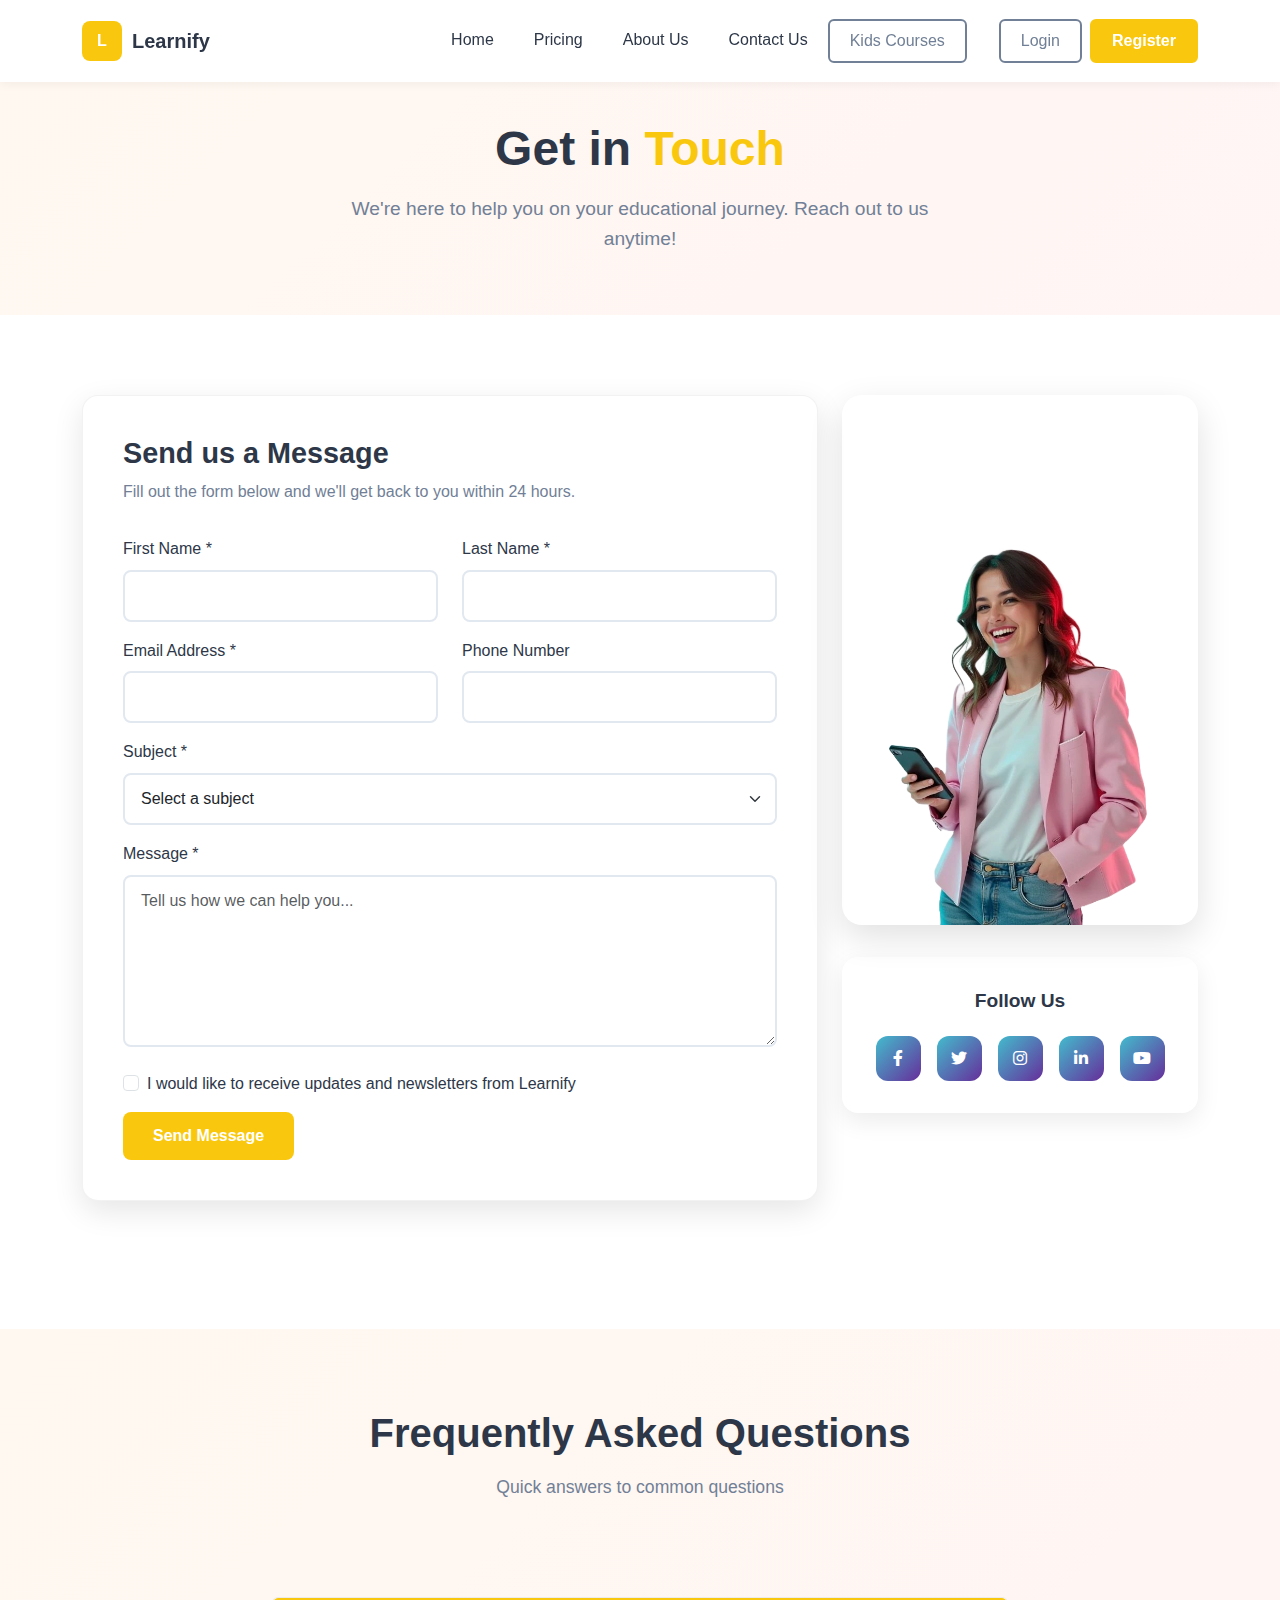
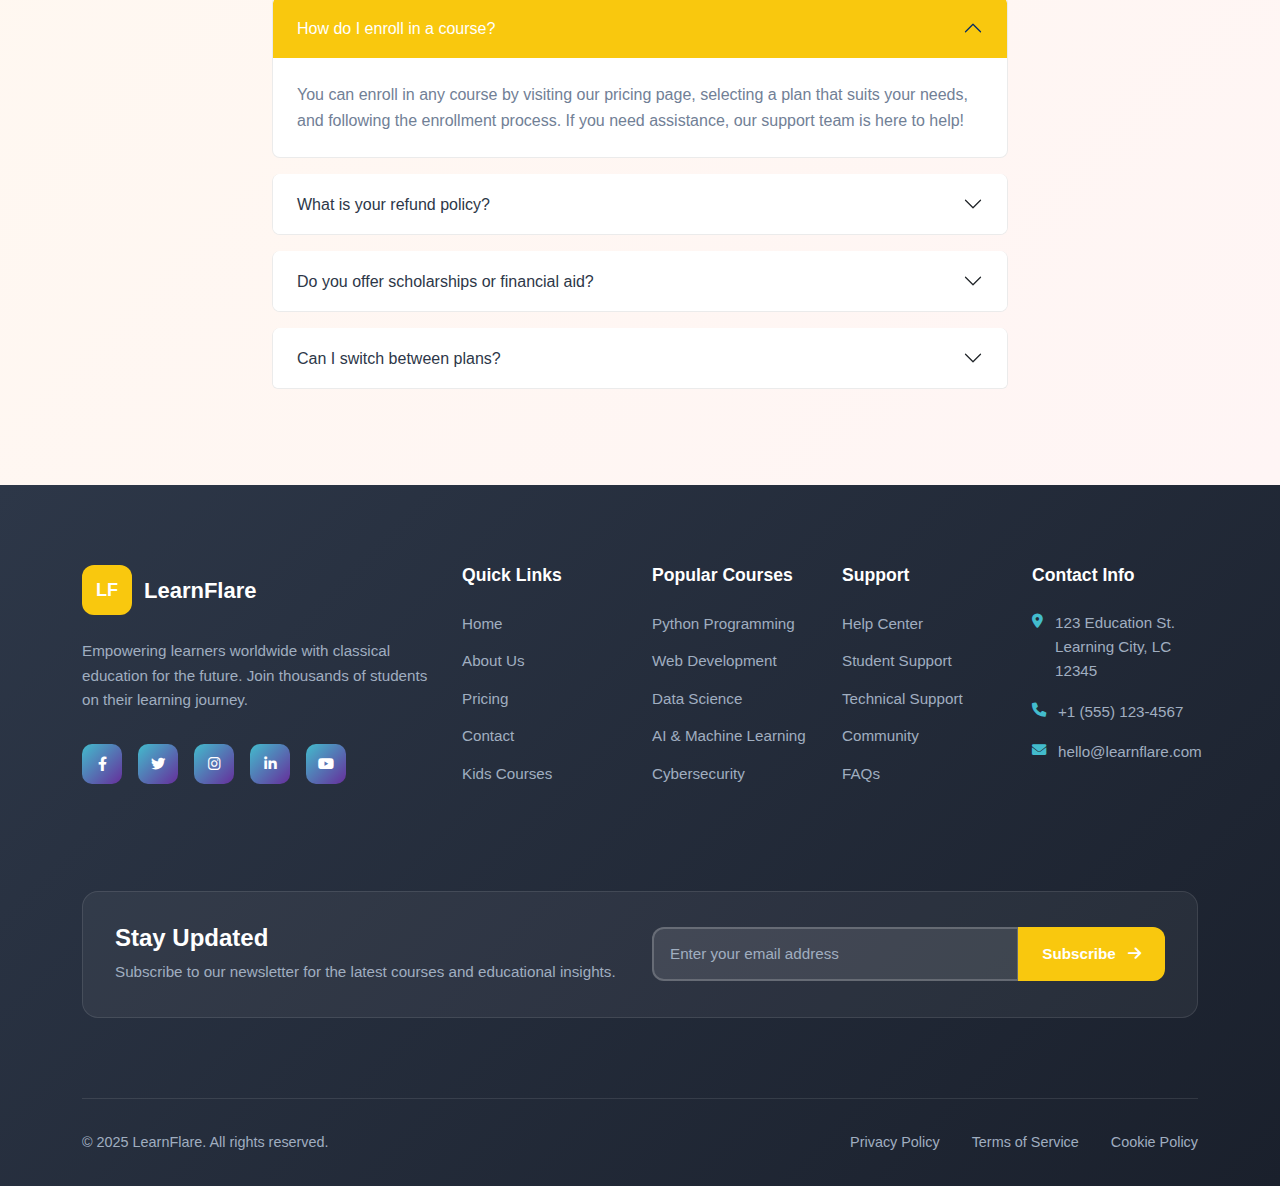
<file: contact.html>
<!DOCTYPE html>
<html lang="en">

<head>
    <meta charset="UTF-8">
    <meta name="viewport" content="width=device-width, initial-scale=1.0">
    <title>Learnify - Contact Us</title>
    <link href="https://cdn.jsdelivr.net/npm/bootstrap@5.3.0/dist/css/bootstrap.min.css" rel="stylesheet">
    <link href="https://cdnjs.cloudflare.com/ajax/libs/font-awesome/6.0.0/css/all.min.css" rel="stylesheet">
    <link href="style.css" rel="stylesheet">
</head>

<body>
    <!-- Navigation -->
    <nav class="navbar navbar-expand-lg navbar-light fixed-top">
        <div class="container">
            <!-- Logo -->
            <a class="navbar-brand" href="index.html">
                <div class="logo-circle">
                    <span class="logo-text">L</span>
                </div>
                <span class="brand-text">Learnify</span>
            </a>

            <!-- Mobile Toggle -->
            <button class="navbar-toggler" type="button" data-bs-toggle="collapse" data-bs-target="#navbarNav">
                <span class="navbar-toggler-icon"></span>
            </button>

            <!-- Navigation Menu -->
            <div class="collapse navbar-collapse" id="navbarNav">
                <div class="navbar-nav ms-auto me-4">
                    <a class="nav-link" href="index.html">Home</a>
                    <a class="nav-link" href="pricing.html">Pricing</a>
                    <a class="nav-link" href="about.html">About Us</a>
                    <a class="nav-link active" href="contact.html">Contact Us</a>
                    <a class="btn btn-outline-primary me-2 mb-2 mb-lg-0" href="kids.html">Kids Courses</a>
                </div>
                <div class="d-flex flex-column flex-lg-row gap-2">
                    <button class="btn btn-outline-primary" data-bs-toggle="modal"
                        data-bs-target="#loginModal">Login</button>
                    <button class="btn btn-register" data-bs-toggle="modal"
                        data-bs-target="#registerModal">Register</button>
                </div>
            </div>
        </div>
    </nav>
    <!-- Login Modal -->
    <div class="modal fade" id="loginModal" tabindex="-1" aria-labelledby="loginModalLabel" aria-hidden="true">
        <div class="modal-dialog modal-dialog-centered modal-dialog-scrollable">
            <div class="modal-content">
                <div class="modal-header">
                    <h5 class="modal-title" id="loginModalLabel">Welcome Back to Learnify</h5>
                    <button type="button" class="btn-close" data-bs-dismiss="modal" aria-label="Close"></button>
                </div>
                <div class="modal-body">
                    <form>
                        <div class="mb-3">
                            <label for="loginEmail" class="form-label">Email Address</label>
                            <input type="email" class="form-control" id="loginEmail" placeholder="Enter your email"
                                required>
                        </div>
                        <div class="mb-3">
                            <label for="loginPassword" class="form-label">Password</label>
                            <input type="password" class="form-control" id="loginPassword"
                                placeholder="Enter your password" required>
                        </div>
                        <div class="mb-3 form-check">
                            <input type="checkbox" class="form-check-input" id="rememberMe">
                            <label class="form-check-label" for="rememberMe">Remember me</label>
                        </div>
                        <div class="d-grid">
                            <button type="submit" class="btn btn-primary btn-lg">Sign In</button>
                        </div>
                        <div class="text-center mt-3">
                            <a href="#" class="text-decoration-none">Forgot your password?</a>
                        </div>
                    </form>
                </div>
                <div class="modal-footer justify-content-center">
                    <p class="mb-0">Don't have an account?
                        <a href="#" data-bs-dismiss="modal" data-bs-toggle="modal" data-bs-target="#registerModal"
                            class="text-decoration-none fw-bold">Create one here</a>
                    </p>
                </div>
            </div>
        </div>
    </div>

    <!-- Register Modal -->
    <div class="modal fade" id="registerModal" tabindex="-1" aria-labelledby="registerModalLabel" aria-hidden="true">
        <div class="modal-dialog modal-dialog-centered modal-dialog-scrollable">
            <div class="modal-content">
                <div class="modal-header">
                    <h5 class="modal-title" id="registerModalLabel">Join Learnify Today</h5>
                    <button type="button" class="btn-close" data-bs-dismiss="modal" aria-label="Close"></button>
                </div>
                <div class="modal-body">
                    <form>
                        <div class="mb-3">
                            <label for="registerName" class="form-label">Full Name</label>
                            <input type="text" class="form-control" id="registerName" placeholder="Enter your full name"
                                required>
                        </div>
                        <div class="mb-3">
                            <label for="registerEmail" class="form-label">Email Address</label>
                            <input type="email" class="form-control" id="registerEmail" placeholder="Enter your email"
                                required>
                        </div>
                        <div class="mb-3">
                            <label for="registerPassword" class="form-label">Password</label>
                            <input type="password" class="form-control" id="registerPassword"
                                placeholder="Create a password" required>
                        </div>
                        <div class="mb-3">
                            <label for="confirmPassword" class="form-label">Confirm Password</label>
                            <input type="password" class="form-control" id="confirmPassword"
                                placeholder="Confirm your password" required>
                        </div>
                        <div class="mb-3 form-check">
                            <input type="checkbox" class="form-check-input" id="agreeTerms" required>
                            <label class="form-check-label" for="agreeTerms">
                                I agree to the <a href="#" class="text-decoration-none">Terms of Service</a> and <a
                                    href="#" class="text-decoration-none">Privacy Policy</a>
                            </label>
                        </div>
                        <div class="d-grid">
                            <button type="submit" class="btn btn-primary btn-lg">Create Account</button>
                        </div>
                    </form>
                </div>
                <div class="modal-footer justify-content-center">
                    <p class="mb-0">Already have an account?
                        <a href="#" data-bs-dismiss="modal" data-bs-toggle="modal" data-bs-target="#loginModal"
                            class="text-decoration-none fw-bold">Sign in here</a>
                    </p>
                </div>
            </div>
        </div>
    </div>

    <!-- Contact Hero Section -->
    <section class="contact-hero">
        <div class="container">
            <div class="row">
                <div class="col-12 text-center">
                    <h1 class="contact-title">
                        Get in <span class="highlight">Touch</span>
                    </h1>
                    <p class="contact-subtitle">
                        We're here to help you on your educational journey. Reach out to us anytime!
                    </p>
                </div>
            </div>
        </div>
    </section>

    <!-- Contact -->
    <section class="contact-section">
        <div class="container">
            <div class="row">
                <!-- Contact Form -->
                <div class="col-lg-8 mb-5">
                    <div class="contact-form-wrapper">
                        <div class="contact-form-header">
                            <h2>Send us a Message</h2>
                            <p>Fill out the form below and we'll get back to you within 24 hours.</p>
                        </div>
                        <form class="contact-form">
                            <div class="row">
                                <div class="col-md-6 mb-3">
                                    <label for="firstName" class="form-label">First Name *</label>
                                    <input type="text" class="form-control" id="firstName" required>
                                </div>
                                <div class="col-md-6 mb-3">
                                    <label for="lastName" class="form-label">Last Name *</label>
                                    <input type="text" class="form-control" id="lastName" required>
                                </div>
                            </div>
                            <div class="row">
                                <div class="col-md-6 mb-3">
                                    <label for="email" class="form-label">Email Address *</label>
                                    <input type="email" class="form-control" id="email" required>
                                </div>
                                <div class="col-md-6 mb-3">
                                    <label for="phone" class="form-label">Phone Number</label>
                                    <input type="tel" class="form-control" id="phone">
                                </div>
                            </div>
                            <div class="mb-3">
                                <label for="subject" class="form-label">Subject *</label>
                                <select class="form-select" id="subject" required>
                                    <option value="">Select a subject</option>
                                    <option value="general">General Inquiry</option>
                                    <option value="enrollment">Enrollment Information</option>
                                    <option value="pricing">Pricing Questions</option>
                                    <option value="technical">Technical Support</option>
                                    <option value="partnership">Partnership Opportunities</option>
                                    <option value="other">Other</option>
                                </select>
                            </div>
                            <div class="mb-4">
                                <label for="message" class="form-label">Message *</label>
                                <textarea class="form-control" id="message" rows="6"
                                    placeholder="Tell us how we can help you..." required></textarea>
                            </div>
                            <div class="mb-3">
                                <div class="form-check">
                                    <input class="form-check-input" type="checkbox" id="newsletter">
                                    <label class="form-check-label" for="newsletter">
                                        I would like to receive updates and newsletters from Learnify
                                    </label>
                                </div>
                            </div>
                            <button type="submit" class="btn btn-get-started btn-lg">Send Message</button>
                        </form>
                    </div>
                </div>

                <!-- Visual -->
                <div class="col-lg-4">
                    <div class="contact-visual">
                        <img src="assets/girl_contact.png" alt="Contact Us" class="img-fluid contact-image">
                    </div>

                    <!-- Social Media -->
                    <div class="social-media">
                        <h4>Follow Us</h4>
                        <div class="social-links">
                            <a href="#" class="social-link">
                                <i class="fab fa-facebook-f"></i>
                            </a>
                            <a href="#" class="social-link">
                                <i class="fab fa-twitter"></i>
                            </a>
                            <a href="#" class="social-link">
                                <i class="fab fa-instagram"></i>
                            </a>
                            <a href="#" class="social-link">
                                <i class="fab fa-linkedin-in"></i>
                            </a>
                            <a href="#" class="social-link">
                                <i class="fab fa-youtube"></i>
                            </a>
                        </div>
                    </div>
                </div>
            </div>
        </div>
    </section>

    <!-- FAQ Section -->
    <section class="contact-faq">
        <div class="container">
            <div class="row">
                <div class="col-12 text-center mb-5">
                    <h2 class="section-title">Frequently Asked Questions</h2>
                    <p class="section-subtitle">Quick answers to common questions</p>
                </div>
            </div>
            <div class="row justify-content-center">
                <div class="col-lg-8">
                    <div class="accordion" id="contactFAQ">
                        <div class="accordion-item">
                            <h2 class="accordion-header">
                                <button class="accordion-button" type="button" data-bs-toggle="collapse"
                                    data-bs-target="#faq1">
                                    How do I enroll in a course?
                                </button>
                            </h2>
                            <div id="faq1" class="accordion-collapse collapse show" data-bs-parent="#contactFAQ">
                                <div class="accordion-body">
                                    You can enroll in any course by visiting our pricing page, selecting a plan that
                                    suits your needs, and following the enrollment process. If you need assistance, our
                                    support team is here to help!
                                </div>
                            </div>
                        </div>
                        <div class="accordion-item">
                            <h2 class="accordion-header">
                                <button class="accordion-button collapsed" type="button" data-bs-toggle="collapse"
                                    data-bs-target="#faq2">
                                    What is your refund policy?
                                </button>
                            </h2>
                            <div id="faq2" class="accordion-collapse collapse" data-bs-parent="#contactFAQ">
                                <div class="accordion-body">
                                    We offer a 30-day money-back guarantee for all our courses. If you're not satisfied
                                    with your learning experience, contact us within 30 days of enrollment for a full
                                    refund.
                                </div>
                            </div>
                        </div>
                        <div class="accordion-item">
                            <h2 class="accordion-header">
                                <button class="accordion-button collapsed" type="button" data-bs-toggle="collapse"
                                    data-bs-target="#faq3">
                                    Do you offer scholarships or financial aid?
                                </button>
                            </h2>
                            <div id="faq3" class="accordion-collapse collapse" data-bs-parent="#contactFAQ">
                                <div class="accordion-body">
                                    Yes, we believe education should be accessible to everyone. We offer need-based
                                    scholarships and payment plans. Contact us to learn more about financial assistance
                                    options.
                                </div>
                            </div>
                        </div>
                        <div class="accordion-item">
                            <h2 class="accordion-header">
                                <button class="accordion-button collapsed" type="button" data-bs-toggle="collapse"
                                    data-bs-target="#faq4">
                                    Can I switch between plans?
                                </button>
                            </h2>
                            <div id="faq4" class="accordion-collapse collapse" data-bs-parent="#contactFAQ">
                                <div class="accordion-body">
                                    Absolutely! You can upgrade or downgrade your plan at any time. Changes will be
                                    reflected in your next billing cycle, and our support team can help you with the
                                    transition.
                                </div>
                            </div>
                        </div>
                    </div>
                </div>
            </div>
        </div>
    </section>


    <!-- Footer -->
    <footer class="footer">
        <div class="container">
            <!-- Footer Main Content -->
            <div class="row">
                <!-- Company Info -->
                <div class="col-lg-4 col-md-6 mb-4">
                    <div class="footer-section">
                        <div class="footer-logo">
                            <div class="logo-circle">
                                <span class="logo-text">LF</span>
                            </div>
                            <span class="brand-text">LearnFlare</span>
                        </div>
                        <p class="footer-description">
                            Empowering learners worldwide with classical education for the future. Join thousands of
                            students on their learning journey.
                        </p>
                        <div class="footer-social">
                            <a href="#" class="social-link"><i class="fab fa-facebook-f"></i></a>
                            <a href="#" class="social-link"><i class="fab fa-twitter"></i></a>
                            <a href="#" class="social-link"><i class="fab fa-instagram"></i></a>
                            <a href="#" class="social-link"><i class="fab fa-linkedin-in"></i></a>
                            <a href="#" class="social-link"><i class="fab fa-youtube"></i></a>
                        </div>
                    </div>
                </div>

                <!-- Quick Links -->
                <div class="col-lg-2 col-md-6 mb-4">
                    <div class="footer-section">
                        <h5 class="footer-title">Quick Links</h5>
                        <ul class="footer-links">
                            <li><a href="index.html">Home</a></li>
                            <li><a href="about.html">About Us</a></li>
                            <li><a href="pricing.html">Pricing</a></li>
                            <li><a href="contact.html">Contact</a></li>
                            <li><a href="kids.html">Kids Courses</a></li>
                        </ul>
                    </div>
                </div>

                <!-- Courses -->
                <div class="col-lg-2 col-md-6 mb-4">
                    <div class="footer-section">
                        <h5 class="footer-title">Popular Courses</h5>
                        <ul class="footer-links">
                            <li><a href="#">Python Programming</a></li>
                            <li><a href="#">Web Development</a></li>
                            <li><a href="#">Data Science</a></li>
                            <li><a href="#">AI & Machine Learning</a></li>
                            <li><a href="#">Cybersecurity</a></li>
                        </ul>
                    </div>
                </div>

                <!-- Support -->
                <div class="col-lg-2 col-md-6 mb-4">
                    <div class="footer-section">
                        <h5 class="footer-title">Support</h5>
                        <ul class="footer-links">
                            <li><a href="#">Help Center</a></li>
                            <li><a href="#">Student Support</a></li>
                            <li><a href="#">Technical Support</a></li>
                            <li><a href="#">Community</a></li>
                            <li><a href="#">FAQs</a></li>
                        </ul>
                    </div>
                </div>

                <!-- Contact Info -->
                <div class="col-lg-2 col-md-6 mb-4">
                    <div class="footer-section">
                        <h5 class="footer-title">Contact Info</h5>
                        <div class="footer-contact">
                            <div class="contact-item">
                                <i class="fas fa-map-marker-alt"></i>
                                <span>123 Education St.<br>Learning City, LC 12345</span>
                            </div>
                            <div class="contact-item">
                                <i class="fas fa-phone"></i>
                                <span>+1 (555) 123-4567</span>
                            </div>
                            <div class="contact-item">
                                <i class="fas fa-envelope"></i>
                                <span>hello@learnflare.com</span>
                            </div>
                        </div>
                    </div>
                </div>
            </div>

            <!-- Newsletter Subscription -->
            <div class="row">
                <div class="col-12">
                    <div class="newsletter-section">
                        <div class="row align-items-center">
                            <div class="col-lg-6 mb-3 mb-lg-0">
                                <h4 class="newsletter-title">Stay Updated</h4>
                                <p class="newsletter-description">Subscribe to our newsletter for the latest courses and
                                    educational insights.</p>
                            </div>
                            <div class="col-lg-6">
                                <form class="newsletter-form">
                                    <div class="input-group">
                                        <input type="email" class="form-control" placeholder="Enter your email address"
                                            required>
                                        <button class="btn btn-newsletter" type="submit">
                                            Subscribe
                                            <i class="fas fa-arrow-right ms-2"></i>
                                        </button>
                                    </div>
                                </form>
                            </div>
                        </div>
                    </div>
                </div>
            </div>

            <!-- Footer Bottom -->
            <div class="row">
                <div class="col-12">
                    <div class="footer-bottom">
                        <div class="row align-items-center">
                            <div class="col-lg-6 mb-2 mb-lg-0">
                                <p class="copyright">© 2025 LearnFlare. All rights reserved.</p>
                            </div>
                            <div class="col-lg-6">
                                <div class="footer-legal">
                                    <a href="#">Privacy Policy</a>
                                    <a href="#">Terms of Service</a>
                                    <a href="#">Cookie Policy</a>
                                </div>
                            </div>
                        </div>
                    </div>
                </div>
            </div>
        </div>
    </footer>


    <script src="https://cdn.jsdelivr.net/npm/bootstrap@5.3.0/dist/js/bootstrap.bundle.min.js"></script>
</body>

</html>
</file>
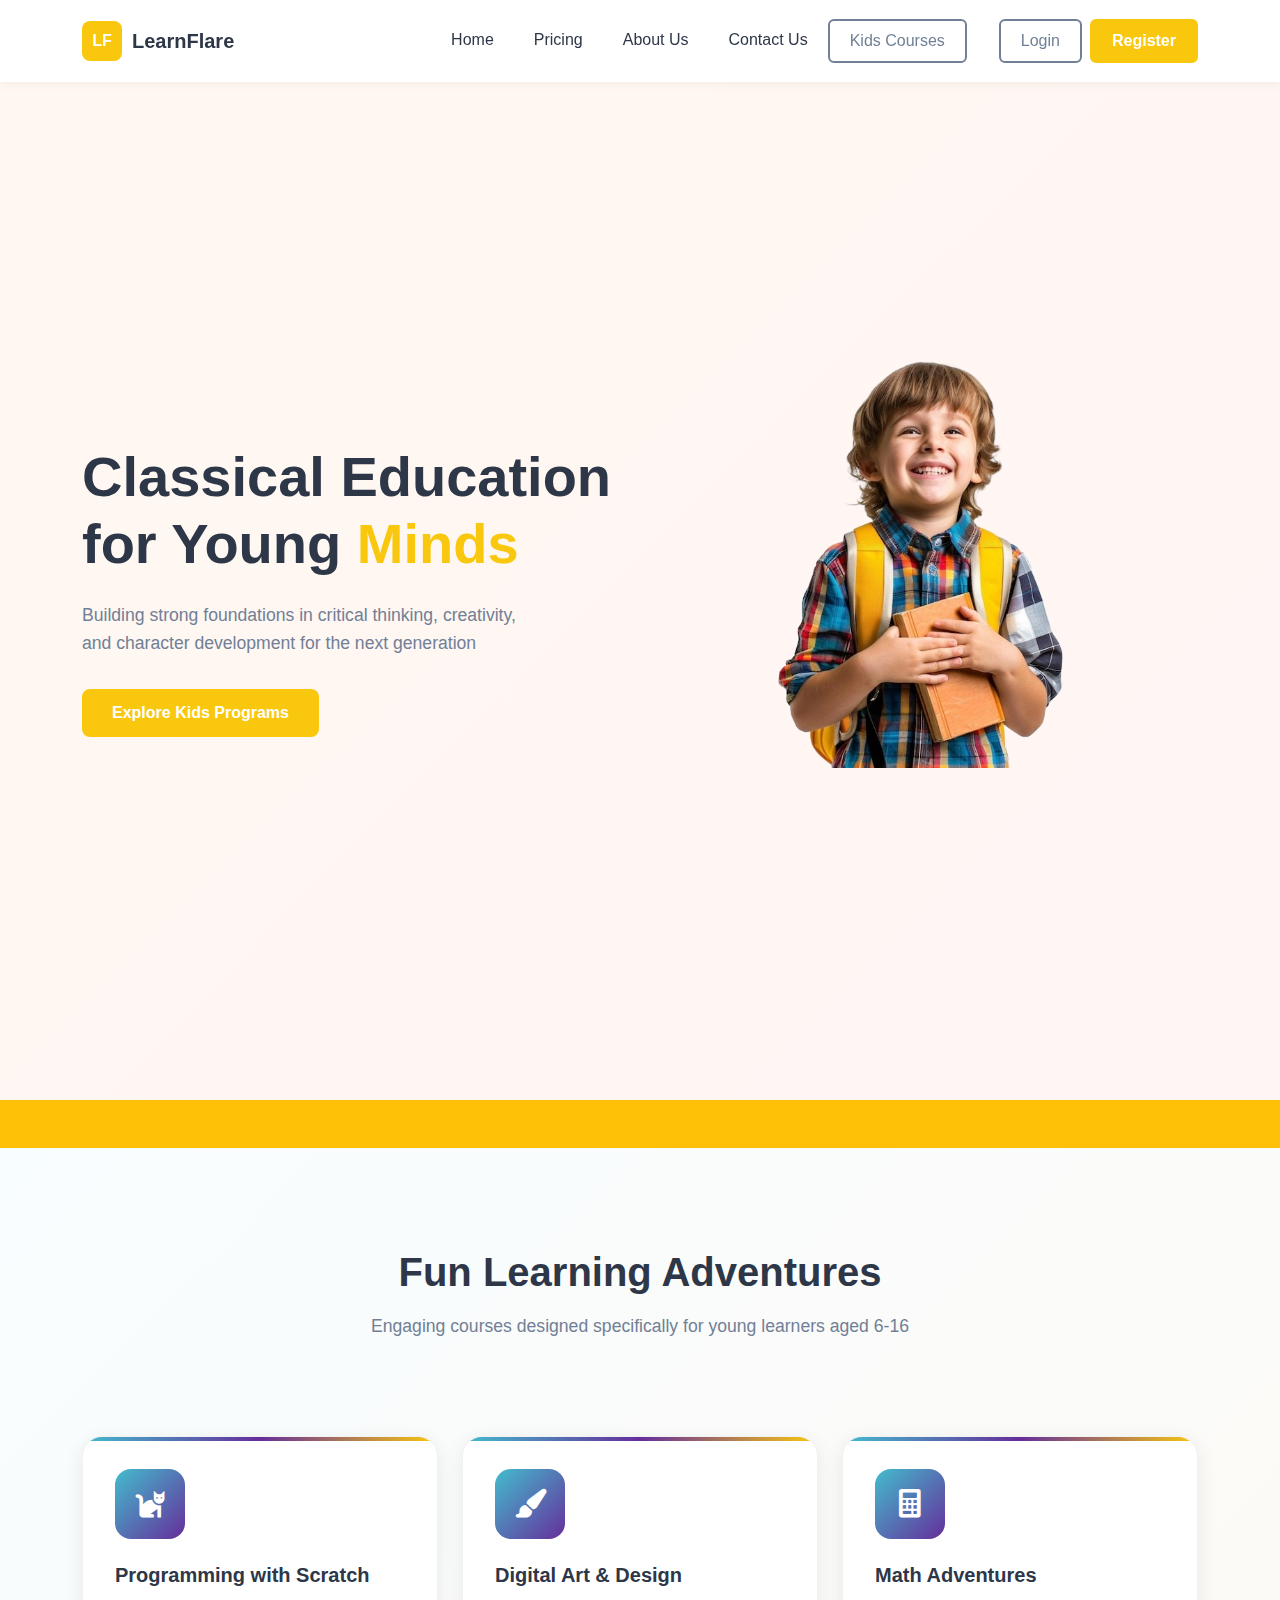
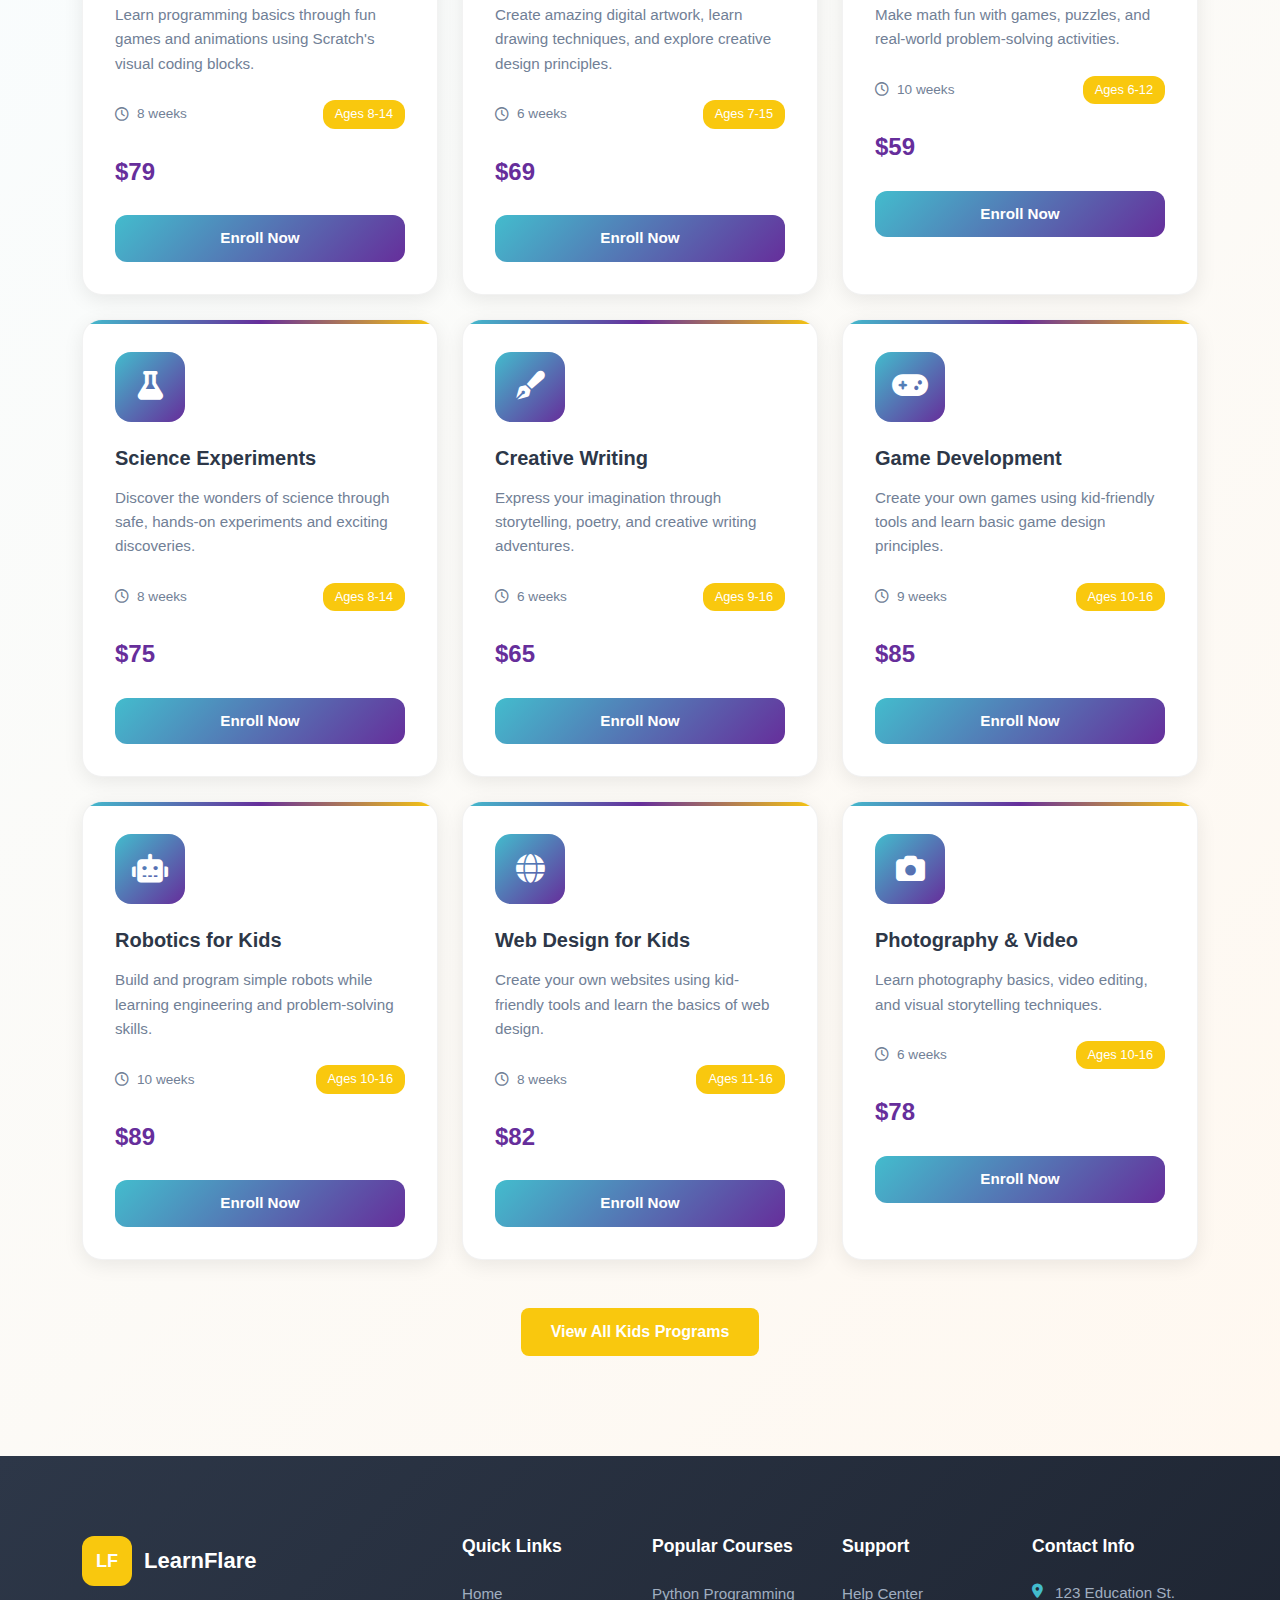
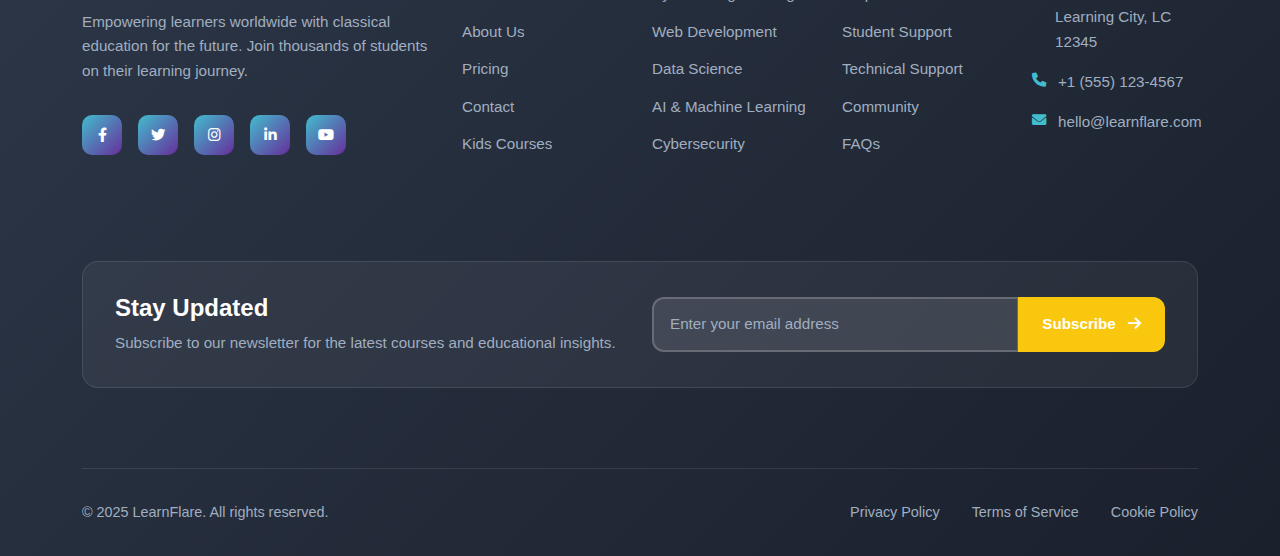
<file: kids.html>
<!DOCTYPE html>
<html lang="en">

<head>
    <meta charset="UTF-8">
    <meta name="viewport" content="width=device-width, initial-scale=1.0">
    <title>LearnFlare Kids - Classical Education for Young Minds</title>
    <link href="https://cdn.jsdelivr.net/npm/bootstrap@5.3.0/dist/css/bootstrap.min.css" rel="stylesheet">
    <link href="https://cdnjs.cloudflare.com/ajax/libs/font-awesome/6.0.0/css/all.min.css" rel="stylesheet">
    <link href="style.css" rel="stylesheet">
</head>

<body>
    <!-- Navigation -->
    <nav class="navbar navbar-expand-lg navbar-light fixed-top">
        <div class="container">
            <!-- Logo -->
            <a class="navbar-brand" href="index.html">
                <div class="logo-circle">
                    <span class="logo-text">LF</span>
                </div>
                <span class="brand-text">LearnFlare</span>
            </a>

            <!-- Mobile Toggle -->
            <button class="navbar-toggler" type="button" data-bs-toggle="collapse" data-bs-target="#navbarNav">
                <span class="navbar-toggler-icon"></span>
            </button>

            <!-- Navigation Menu -->
            <div class="collapse navbar-collapse" id="navbarNav">
                <div class="navbar-nav ms-auto me-4">
                    <a class="nav-link" href="index.html">Home</a>
                    <a class="nav-link" href="pricing.html">Pricing</a>
                    <a class="nav-link" href="about.html">About Us</a>
                    <a class="nav-link" href="contact.html">Contact Us</a>
                    <a class="btn btn-outline-primary me-2 mb-2 mb-lg-0" href="kids.html">Kids Courses</a>
                </div>
                <div class="d-flex flex-column flex-lg-row gap-2">
                    <button class="btn btn-outline-primary" data-bs-toggle="modal"
                        data-bs-target="#loginModal">Login</button>
                    <button class="btn btn-register" data-bs-toggle="modal"
                        data-bs-target="#registerModal">Register</button>
                </div>
            </div>
        </div>
    </nav>
    <!-- Login Modal -->
    <div class="modal fade" id="loginModal" tabindex="-1" aria-labelledby="loginModalLabel" aria-hidden="true">
        <div class="modal-dialog modal-dialog-centered modal-dialog-scrollable">
            <div class="modal-content">
                <div class="modal-header">
                    <h5 class="modal-title" id="loginModalLabel">Welcome Back to LearnFlare</h5>
                    <button type="button" class="btn-close" data-bs-dismiss="modal" aria-label="Close"></button>
                </div>
                <div class="modal-body">
                    <form>
                        <div class="mb-3">
                            <label for="loginEmail" class="form-label">Email Address</label>
                            <input type="email" class="form-control" id="loginEmail" placeholder="Enter your email"
                                required>
                        </div>
                        <div class="mb-3">
                            <label for="loginPassword" class="form-label">Password</label>
                            <input type="password" class="form-control" id="loginPassword"
                                placeholder="Enter your password" required>
                        </div>
                        <div class="mb-3 form-check">
                            <input type="checkbox" class="form-check-input" id="rememberMe">
                            <label class="form-check-label" for="rememberMe">Remember me</label>
                        </div>
                        <div class="d-grid">
                            <button type="submit" class="btn btn-primary btn-lg">Sign In</button>
                        </div>
                        <div class="text-center mt-3">
                            <a href="#" class="text-decoration-none">Forgot your password?</a>
                        </div>
                    </form>
                </div>
                <div class="modal-footer justify-content-center">
                    <p class="mb-0">Don't have an account?
                        <a href="#" data-bs-dismiss="modal" data-bs-toggle="modal" data-bs-target="#registerModal"
                            class="text-decoration-none fw-bold">Create one here</a>
                    </p>
                </div>
            </div>
        </div>
    </div>

    <!-- Register Modal -->
    <div class="modal fade" id="registerModal" tabindex="-1" aria-labelledby="registerModalLabel" aria-hidden="true">
        <div class="modal-dialog modal-dialog-centered modal-dialog-scrollable">
            <div class="modal-content">
                <div class="modal-header">
                    <h5 class="modal-title" id="registerModalLabel">Join LearnFlare Today</h5>
                    <button type="button" class="btn-close" data-bs-dismiss="modal" aria-label="Close"></button>
                </div>
                <div class="modal-body">
                    <form>
                        <div class="mb-3">
                            <label for="registerName" class="form-label">Full Name</label>
                            <input type="text" class="form-control" id="registerName" placeholder="Enter your full name"
                                required>
                        </div>
                        <div class="mb-3">
                            <label for="registerEmail" class="form-label">Email Address</label>
                            <input type="email" class="form-control" id="registerEmail" placeholder="Enter your email"
                                required>
                        </div>
                        <div class="mb-3">
                            <label for="registerPassword" class="form-label">Password</label>
                            <input type="password" class="form-control" id="registerPassword"
                                placeholder="Create a password" required>
                        </div>
                        <div class="mb-3">
                            <label for="confirmPassword" class="form-label">Confirm Password</label>
                            <input type="password" class="form-control" id="confirmPassword"
                                placeholder="Confirm your password" required>
                        </div>
                        <div class="mb-3 form-check">
                            <input type="checkbox" class="form-check-input" id="agreeTerms" required>
                            <label class="form-check-label" for="agreeTerms">
                                I agree to the <a href="#" class="text-decoration-none">Terms of Service</a> and <a
                                    href="#" class="text-decoration-none">Privacy Policy</a>
                            </label>
                        </div>
                        <div class="d-grid">
                            <button type="submit" class="btn btn-primary btn-lg">Create Account</button>
                        </div>
                    </form>
                </div>
                <div class="modal-footer justify-content-center">
                    <p class="mb-0">Already have an account?
                        <a href="#" data-bs-dismiss="modal" data-bs-toggle="modal" data-bs-target="#loginModal"
                            class="text-decoration-none fw-bold">Sign in here</a>
                    </p>
                </div>
            </div>
        </div>
    </div>
    <!-- Hero Section -->
    <section class="hero-section">
        <div class="container">
            <div class="row align-items-center min-vh-100">
                <!-- Left Content -->
                <div class="col-lg-6">
                    <div class="hero-content">
                        <h1 class="hero-title">
                            Classical Education for Young
                            <span class="highlight">Minds</span>
                        </h1>
                        <p class="hero-description">
                            Building strong foundations in critical thinking, creativity, and character development for
                            the next generation
                        </p>
                        <div class="hero-buttons">
                            <a href="#kids-courses" class="btn btn-get-started">Explore Kids Programs</a>
                        </div>
                    </div>
                </div>

                <!-- Right Visual -->
                <div class="col-lg-6">
                    <div class="hero-visual">

                        <img src="assets/boy.png" alt="Young student learning" class="hero-image">
                    </div>
                </div>
            </div>
        </div>
    </section>
    <div class="container-fluid bg-warning p-4"></div>
    <!-- Kids Courses Section -->
    <section id="kids-courses" class="courses-section">
        <div class="container">
            <!-- Section Header -->
            <div class="row">
                <div class="col-12 text-center mb-5">
                    <h2 class="section-title">Fun Learning <span class="highlight">Adventures</span></h2>
                    <p class="section-subtitle">Engaging courses designed specifically for young learners aged 6-16</p>
                </div>
            </div>

            <!-- Courses Grid -->
            <div class="row g-4">
                <!-- Scratch Programming -->
                <div class="col-lg-4 col-md-6">
                    <div class="course-card">
                        <div class="course-icon">
                            <i class="fas fa-cat"></i>
                        </div>
                        <div class="course-content">
                            <h4 class="course-title">Programming with Scratch</h4>
                            <p class="course-description">Learn programming basics through fun games and animations
                                using Scratch's visual coding blocks.</p>
                            <div class="course-meta">
                                <span class="course-duration"><i class="far fa-clock"></i> 8 weeks</span>
                                <span class="course-level">Ages 8-14</span>
                            </div>
                            <div class="course-price">$79</div>
                            <button class="btn btn-course" data-bs-toggle="modal" data-bs-target="#registerModal">Enroll
                                Now</button>
                        </div>
                    </div>
                </div>

                <!-- Digital Art & Design -->
                <div class="col-lg-4 col-md-6">
                    <div class="course-card">
                        <div class="course-icon">
                            <i class="fas fa-paint-brush"></i>
                        </div>
                        <div class="course-content">
                            <h4 class="course-title">Digital Art & Design</h4>
                            <p class="course-description">Create amazing digital artwork, learn drawing techniques, and
                                explore creative design principles.</p>
                            <div class="course-meta">
                                <span class="course-duration"><i class="far fa-clock"></i> 6 weeks</span>
                                <span class="course-level">Ages 7-15</span>
                            </div>
                            <div class="course-price">$69</div>
                            <button class="btn btn-course" data-bs-toggle="modal" data-bs-target="#registerModal">Enroll
                                Now</button>
                        </div>
                    </div>
                </div>

                <!-- Math Adventures -->
                <div class="col-lg-4 col-md-6">
                    <div class="course-card">
                        <div class="course-icon">
                            <i class="fas fa-calculator"></i>
                        </div>
                        <div class="course-content">
                            <h4 class="course-title">Math Adventures</h4>
                            <p class="course-description">Make math fun with games, puzzles, and real-world
                                problem-solving activities.</p>
                            <div class="course-meta">
                                <span class="course-duration"><i class="far fa-clock"></i> 10 weeks</span>
                                <span class="course-level">Ages 6-12</span>
                            </div>
                            <div class="course-price">$59</div>
                            <button class="btn btn-course" data-bs-toggle="modal" data-bs-target="#registerModal">Enroll
                                Now</button>
                        </div>
                    </div>
                </div>

                <!-- Science Experiments -->
                <div class="col-lg-4 col-md-6">
                    <div class="course-card">
                        <div class="course-icon">
                            <i class="fas fa-flask"></i>
                        </div>
                        <div class="course-content">
                            <h4 class="course-title">Science Experiments</h4>
                            <p class="course-description">Discover the wonders of science through safe, hands-on
                                experiments and exciting discoveries.</p>
                            <div class="course-meta">
                                <span class="course-duration"><i class="far fa-clock"></i> 8 weeks</span>
                                <span class="course-level">Ages 8-14</span>
                            </div>
                            <div class="course-price">$75</div>
                            <button class="btn btn-course" data-bs-toggle="modal" data-bs-target="#registerModal">Enroll
                                Now</button>
                        </div>
                    </div>
                </div>

                <!-- Creative Writing -->
                <div class="col-lg-4 col-md-6">
                    <div class="course-card">
                        <div class="course-icon">
                            <i class="fas fa-pen-fancy"></i>
                        </div>
                        <div class="course-content">
                            <h4 class="course-title">Creative Writing</h4>
                            <p class="course-description">Express your imagination through storytelling, poetry, and
                                creative writing adventures.</p>
                            <div class="course-meta">
                                <span class="course-duration"><i class="far fa-clock"></i> 6 weeks</span>
                                <span class="course-level">Ages 9-16</span>
                            </div>
                            <div class="course-price">$65</div>
                            <button class="btn btn-course" data-bs-toggle="modal" data-bs-target="#registerModal">Enroll
                                Now</button>
                        </div>
                    </div>
                </div>

                <!-- Game Development -->
                <div class="col-lg-4 col-md-6">
                    <div class="course-card">
                        <div class="course-icon">
                            <i class="fas fa-gamepad"></i>
                        </div>
                        <div class="course-content">
                            <h4 class="course-title">Game Development</h4>
                            <p class="course-description">Create your own games using kid-friendly tools and learn basic
                                game design principles.</p>
                            <div class="course-meta">
                                <span class="course-duration"><i class="far fa-clock"></i> 9 weeks</span>
                                <span class="course-level">Ages 10-16</span>
                            </div>
                            <div class="course-price">$85</div>
                            <button class="btn btn-course" data-bs-toggle="modal" data-bs-target="#registerModal">Enroll
                                Now</button>
                        </div>
                    </div>
                </div>

                <!-- Robotics for Kids -->
                <div class="col-lg-4 col-md-6">
                    <div class="course-card">
                        <div class="course-icon">
                            <i class="fas fa-robot"></i>
                        </div>
                        <div class="course-content">
                            <h4 class="course-title">Robotics for Kids</h4>
                            <p class="course-description">Build and program simple robots while learning engineering and
                                problem-solving skills.</p>
                            <div class="course-meta">
                                <span class="course-duration"><i class="far fa-clock"></i> 10 weeks</span>
                                <span class="course-level">Ages 10-16</span>
                            </div>
                            <div class="course-price">$89</div>
                            <button class="btn btn-course" data-bs-toggle="modal" data-bs-target="#registerModal">Enroll
                                Now</button>
                        </div>
                    </div>
                </div>

                <!-- Web Design for Kids -->
                <div class="col-lg-4 col-md-6">
                    <div class="course-card">
                        <div class="course-icon">
                            <i class="fas fa-globe"></i>
                        </div>
                        <div class="course-content">
                            <h4 class="course-title">Web Design for Kids</h4>
                            <p class="course-description">Create your own websites using kid-friendly tools and learn
                                the basics of web design.</p>
                            <div class="course-meta">
                                <span class="course-duration"><i class="far fa-clock"></i> 8 weeks</span>
                                <span class="course-level">Ages 11-16</span>
                            </div>
                            <div class="course-price">$82</div>
                            <button class="btn btn-course" data-bs-toggle="modal" data-bs-target="#registerModal">Enroll
                                Now</button>
                        </div>
                    </div>
                </div>

                <!-- Photography & Video -->
                <div class="col-lg-4 col-md-6">
                    <div class="course-card">
                        <div class="course-icon">
                            <i class="fas fa-camera"></i>
                        </div>
                        <div class="course-content">
                            <h4 class="course-title">Photography & Video</h4>
                            <p class="course-description">Learn photography basics, video editing, and visual
                                storytelling techniques.</p>
                            <div class="course-meta">
                                <span class="course-duration"><i class="far fa-clock"></i> 6 weeks</span>
                                <span class="course-level">Ages 10-16</span>
                            </div>
                            <div class="course-price">$78</div>
                            <button class="btn btn-course" data-bs-toggle="modal" data-bs-target="#registerModal">Enroll
                                Now</button>
                        </div>
                    </div>
                </div>
            </div>

            <!-- View All Courses Button -->
            <div class="row mt-5">
                <div class="col-12 text-center">
                    <a href="pricing.html" class="btn btn-outline-primary btn-lg">View All Kids Programs</a>
                </div>
            </div>
        </div>
    </section>

    <!-- Footer -->
    <footer class="footer">
        <div class="container">
            <!-- Footer Main Content -->
            <div class="row">
                <!-- Company Info -->
                <div class="col-lg-4 col-md-6 mb-4">
                    <div class="footer-section">
                        <div class="footer-logo">
                            <div class="logo-circle">
                                <span class="logo-text">LF</span>
                            </div>
                            <span class="brand-text">LearnFlare</span>
                        </div>
                        <p class="footer-description">
                            Empowering learners worldwide with classical education for the future. Join thousands of
                            students on their learning journey.
                        </p>
                        <div class="footer-social">
                            <a href="#" class="social-link"><i class="fab fa-facebook-f"></i></a>
                            <a href="#" class="social-link"><i class="fab fa-twitter"></i></a>
                            <a href="#" class="social-link"><i class="fab fa-instagram"></i></a>
                            <a href="#" class="social-link"><i class="fab fa-linkedin-in"></i></a>
                            <a href="#" class="social-link"><i class="fab fa-youtube"></i></a>
                        </div>
                    </div>
                </div>

                <!-- Quick Links -->
                <div class="col-lg-2 col-md-6 mb-4">
                    <div class="footer-section">
                        <h5 class="footer-title">Quick Links</h5>
                        <ul class="footer-links">
                            <li><a href="index.html">Home</a></li>
                            <li><a href="about.html">About Us</a></li>
                            <li><a href="pricing.html">Pricing</a></li>
                            <li><a href="contact.html">Contact</a></li>
                            <li><a href="kids.html">Kids Courses</a></li>
                        </ul>
                    </div>
                </div>

                <!-- Courses -->
                <div class="col-lg-2 col-md-6 mb-4">
                    <div class="footer-section">
                        <h5 class="footer-title">Popular Courses</h5>
                        <ul class="footer-links">
                            <li><a href="#">Python Programming</a></li>
                            <li><a href="#">Web Development</a></li>
                            <li><a href="#">Data Science</a></li>
                            <li><a href="#">AI & Machine Learning</a></li>
                            <li><a href="#">Cybersecurity</a></li>
                        </ul>
                    </div>
                </div>

                <!-- Support -->
                <div class="col-lg-2 col-md-6 mb-4">
                    <div class="footer-section">
                        <h5 class="footer-title">Support</h5>
                        <ul class="footer-links">
                            <li><a href="#">Help Center</a></li>
                            <li><a href="#">Student Support</a></li>
                            <li><a href="#">Technical Support</a></li>
                            <li><a href="#">Community</a></li>
                            <li><a href="#">FAQs</a></li>
                        </ul>
                    </div>
                </div>

                <!-- Contact Info -->
                <div class="col-lg-2 col-md-6 mb-4">
                    <div class="footer-section">
                        <h5 class="footer-title">Contact Info</h5>
                        <div class="footer-contact">
                            <div class="contact-item">
                                <i class="fas fa-map-marker-alt"></i>
                                <span>123 Education St.<br>Learning City, LC 12345</span>
                            </div>
                            <div class="contact-item">
                                <i class="fas fa-phone"></i>
                                <span>+1 (555) 123-4567</span>
                            </div>
                            <div class="contact-item">
                                <i class="fas fa-envelope"></i>
                                <span>hello@learnflare.com</span>
                            </div>
                        </div>
                    </div>
                </div>
            </div>

            <!-- Newsletter Subscription -->
            <div class="row">
                <div class="col-12">
                    <div class="newsletter-section">
                        <div class="row align-items-center">
                            <div class="col-lg-6 mb-3 mb-lg-0">
                                <h4 class="newsletter-title">Stay Updated</h4>
                                <p class="newsletter-description">Subscribe to our newsletter for the latest courses and
                                    educational insights.</p>
                            </div>
                            <div class="col-lg-6">
                                <form class="newsletter-form">
                                    <div class="input-group">
                                        <input type="email" class="form-control" placeholder="Enter your email address"
                                            required>
                                        <button class="btn btn-newsletter" type="submit">
                                            Subscribe
                                            <i class="fas fa-arrow-right ms-2"></i>
                                        </button>
                                    </div>
                                </form>
                            </div>
                        </div>
                    </div>
                </div>
            </div>

            <!-- Footer Bottom -->
            <div class="row">
                <div class="col-12">
                    <div class="footer-bottom">
                        <div class="row align-items-center">
                            <div class="col-lg-6 mb-2 mb-lg-0">
                                <p class="copyright">© 2025 LearnFlare. All rights reserved.</p>
                            </div>
                            <div class="col-lg-6">
                                <div class="footer-legal">
                                    <a href="#">Privacy Policy</a>
                                    <a href="#">Terms of Service</a>
                                    <a href="#">Cookie Policy</a>
                                </div>
                            </div>
                        </div>
                    </div>
                </div>
            </div>
        </div>
    </footer>



    <script src="https://cdn.jsdelivr.net/npm/bootstrap@5.3.0/dist/js/bootstrap.bundle.min.js"></script>
</body>

</html>
</file>
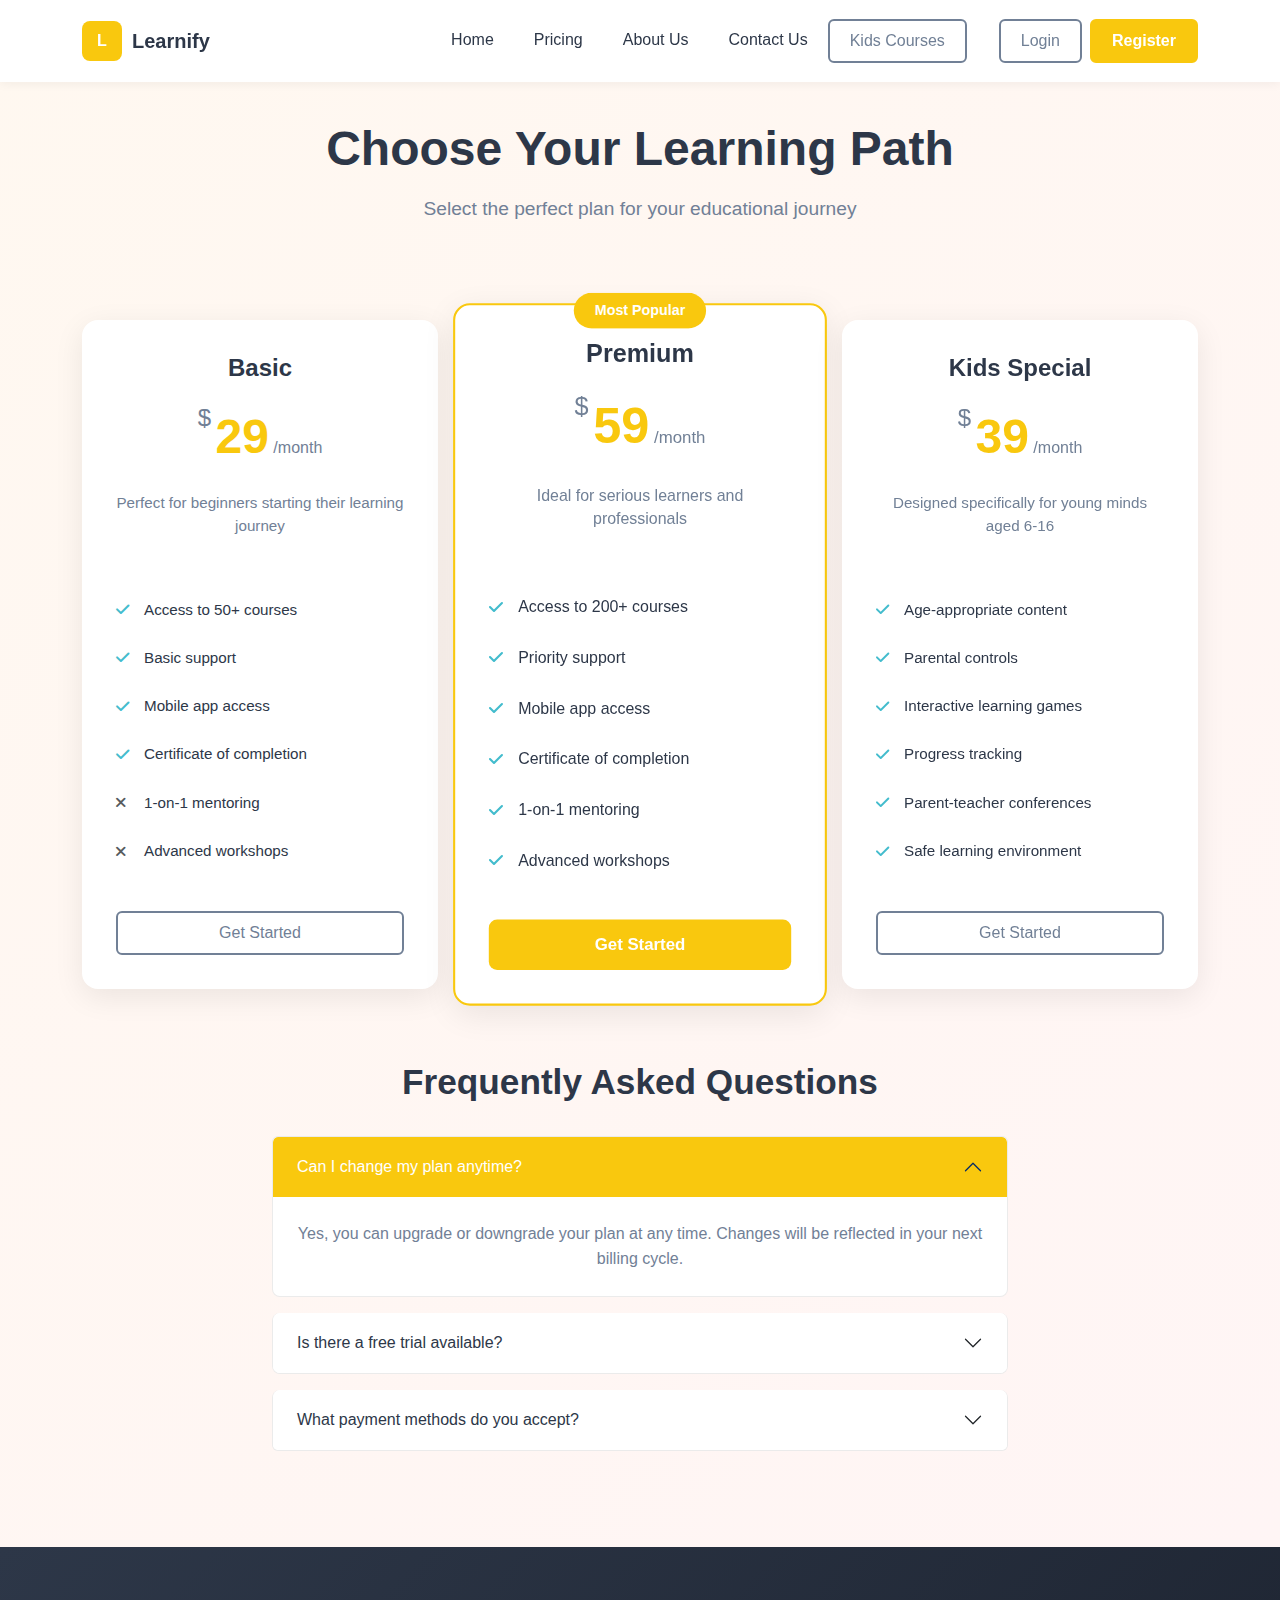
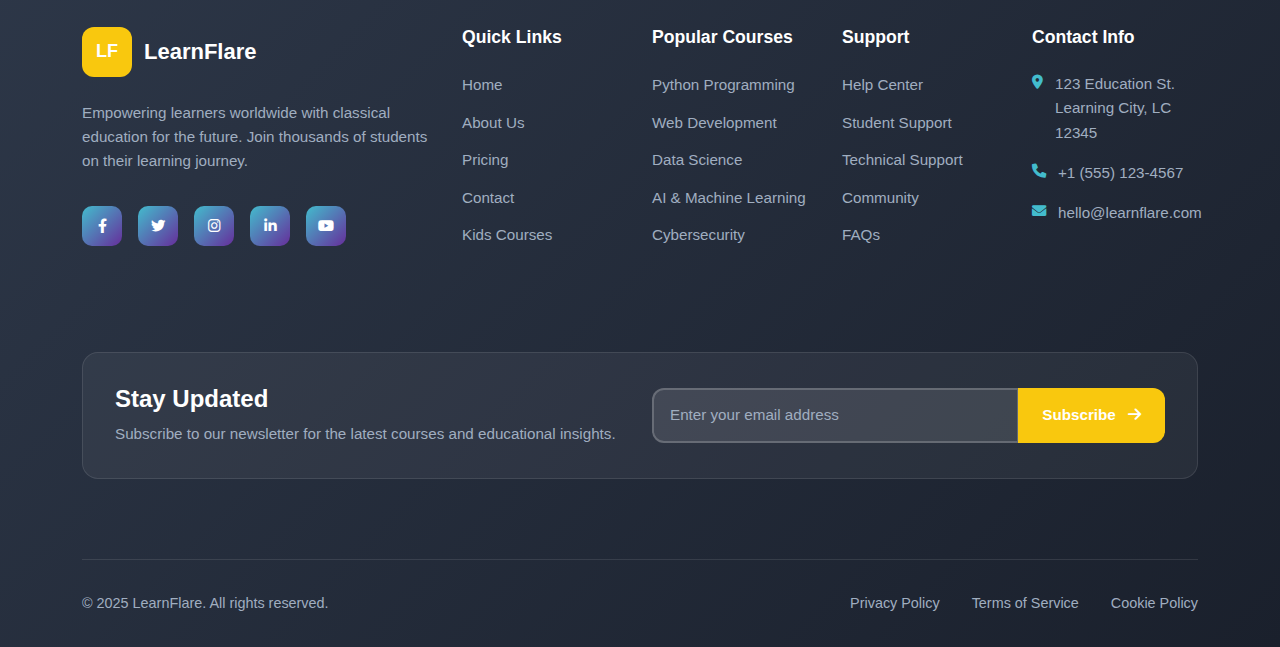
<file: pricing.html>
<!DOCTYPE html>
<html lang="en">

<head>
    <meta charset="UTF-8">
    <meta name="viewport" content="width=device-width, initial-scale=1.0">
    <title>Learnify - Pricing Plans</title>
    <link href="https://cdn.jsdelivr.net/npm/bootstrap@5.3.0/dist/css/bootstrap.min.css" rel="stylesheet">
    <link href="https://cdnjs.cloudflare.com/ajax/libs/font-awesome/6.0.0/css/all.min.css" rel="stylesheet">
    <link href="style.css" rel="stylesheet">
</head>

<body>
    <!-- Navigation -->
    <nav class="navbar navbar-expand-lg navbar-light fixed-top">
        <div class="container">
            <!-- Logo -->
            <a class="navbar-brand" href="index.html">
                <div class="logo-circle">
                    <span class="logo-text">L</span>
                </div>
                <span class="brand-text">Learnify</span>
            </a>

            <!-- Mobile Toggle -->
            <button class="navbar-toggler" type="button" data-bs-toggle="collapse" data-bs-target="#navbarNav">
                <span class="navbar-toggler-icon"></span>
            </button>

            <!-- Navigation Menu -->
            <div class="collapse navbar-collapse" id="navbarNav">
                <div class="navbar-nav ms-auto me-4">
                    <a class="nav-link" href="index.html">Home</a>
                    <a class="nav-link active" href="pricing.html">Pricing</a>
                    <a class="nav-link" href="about.html">About Us</a>
                    <a class="nav-link" href="contact.html">Contact Us</a>
                    <a class="btn btn-outline-primary me-2 mb-2 mb-lg-0" href="kids.html">Kids Courses</a>
                </div>
                <div class="d-flex flex-column flex-lg-row gap-2">
                    <button class="btn btn-outline-primary" data-bs-toggle="modal"
                        data-bs-target="#loginModal">Login</button>
                    <button class="btn btn-register" data-bs-toggle="modal"
                        data-bs-target="#registerModal">Register</button>
                </div>
            </div>
        </div>
    </nav>
    <!-- Login Modal -->
    <div class="modal fade" id="loginModal" tabindex="-1" aria-labelledby="loginModalLabel" aria-hidden="true">
        <div class="modal-dialog modal-dialog-centered modal-dialog-scrollable">
            <div class="modal-content">
                <div class="modal-header">
                    <h5 class="modal-title" id="loginModalLabel">Welcome Back to Learnify</h5>
                    <button type="button" class="btn-close" data-bs-dismiss="modal" aria-label="Close"></button>
                </div>
                <div class="modal-body">
                    <form>
                        <div class="mb-3">
                            <label for="loginEmail" class="form-label">Email Address</label>
                            <input type="email" class="form-control" id="loginEmail" placeholder="Enter your email"
                                required>
                        </div>
                        <div class="mb-3">
                            <label for="loginPassword" class="form-label">Password</label>
                            <input type="password" class="form-control" id="loginPassword"
                                placeholder="Enter your password" required>
                        </div>
                        <div class="mb-3 form-check">
                            <input type="checkbox" class="form-check-input" id="rememberMe">
                            <label class="form-check-label" for="rememberMe">Remember me</label>
                        </div>
                        <div class="d-grid">
                            <button type="submit" class="btn btn-primary btn-lg">Sign In</button>
                        </div>
                        <div class="text-center mt-3">
                            <a href="#" class="text-decoration-none">Forgot your password?</a>
                        </div>
                    </form>
                </div>
                <div class="modal-footer justify-content-center">
                    <p class="mb-0">Don't have an account?
                        <a href="#" data-bs-dismiss="modal" data-bs-toggle="modal" data-bs-target="#registerModal"
                            class="text-decoration-none fw-bold">Create one here</a>
                    </p>
                </div>
            </div>
        </div>
    </div>

    <!-- Register Modal -->
    <div class="modal fade" id="registerModal" tabindex="-1" aria-labelledby="registerModalLabel" aria-hidden="true">
        <div class="modal-dialog modal-dialog-centered modal-dialog-scrollable">
            <div class="modal-content">
                <div class="modal-header">
                    <h5 class="modal-title" id="registerModalLabel">Join Learnify Today</h5>
                    <button type="button" class="btn-close" data-bs-dismiss="modal" aria-label="Close"></button>
                </div>
                <div class="modal-body">
                    <form>
                        <div class="mb-3">
                            <label for="registerName" class="form-label">Full Name</label>
                            <input type="text" class="form-control" id="registerName" placeholder="Enter your full name"
                                required>
                        </div>
                        <div class="mb-3">
                            <label for="registerEmail" class="form-label">Email Address</label>
                            <input type="email" class="form-control" id="registerEmail" placeholder="Enter your email"
                                required>
                        </div>
                        <div class="mb-3">
                            <label for="registerPassword" class="form-label">Password</label>
                            <input type="password" class="form-control" id="registerPassword"
                                placeholder="Create a password" required>
                        </div>
                        <div class="mb-3">
                            <label for="confirmPassword" class="form-label">Confirm Password</label>
                            <input type="password" class="form-control" id="confirmPassword"
                                placeholder="Confirm your password" required>
                        </div>
                        <div class="mb-3 form-check">
                            <input type="checkbox" class="form-check-input" id="agreeTerms" required>
                            <label class="form-check-label" for="agreeTerms">
                                I agree to the <a href="#" class="text-decoration-none">Terms of Service</a> and <a
                                    href="#" class="text-decoration-none">Privacy Policy</a>
                            </label>
                        </div>
                        <div class="d-grid">
                            <button type="submit" class="btn btn-primary btn-lg">Create Account</button>
                        </div>
                    </form>
                </div>
                <div class="modal-footer justify-content-center">
                    <p class="mb-0">Already have an account?
                        <a href="#" data-bs-dismiss="modal" data-bs-toggle="modal" data-bs-target="#loginModal"
                            class="text-decoration-none fw-bold">Sign in here</a>
                    </p>
                </div>
            </div>
        </div>
    </div>
    <!-- Pricing Section -->
    <section class="pricing-section">
        <div class="container">
            <!-- Header -->
            <div class="row">
                <div class="col-12 text-center mb-5">
                    <h1 class="pricing-title">Choose Your Learning Path</h1>
                    <p class="pricing-subtitle">Select the perfect plan for your educational journey</p>
                </div>
            </div>

            <!-- Pricing Cards -->
            <div class="row justify-content-center">
                <!-- Basic Plan -->
                <div class="col-lg-4 col-md-6 mb-4">
                    <div class="pricing-card">
                        <div class="pricing-header">
                            <h3 class="plan-name">Basic</h3>
                            <div class="price">
                                <span class="currency">$</span>
                                <span class="amount">29</span>
                                <span class="period">/month</span>
                            </div>
                            <p class="plan-description">Perfect for beginners starting their learning journey</p>
                        </div>
                        <div class="pricing-features">
                            <ul class="features-list">
                                <li><i class="fas fa-check"></i> Access to 50+ courses</li>
                                <li><i class="fas fa-check"></i> Basic support</li>
                                <li><i class="fas fa-check"></i> Mobile app access</li>
                                <li><i class="fas fa-check"></i> Certificate of completion</li>
                                <li><i class="fas fa-times text-muted"></i> 1-on-1 mentoring</li>
                                <li><i class="fas fa-times text-muted"></i> Advanced workshops</li>
                            </ul>
                        </div>
                        <div class="pricing-footer">
                            <button class="btn btn-outline-primary w-100">Get Started</button>
                        </div>
                    </div>
                </div>

                <!-- Premium Plan (Most Popular) -->
                <div class="col-lg-4 col-md-6 mb-4">
                    <div class="pricing-card featured">
                        <div class="popular-badge">Most Popular</div>
                        <div class="pricing-header">
                            <h3 class="plan-name">Premium</h3>
                            <div class="price">
                                <span class="currency">$</span>
                                <span class="amount">59</span>
                                <span class="period">/month</span>
                            </div>
                            <p class="plan-description">Ideal for serious learners and professionals</p>
                        </div>
                        <div class="pricing-features">
                            <ul class="features-list">
                                <li><i class="fas fa-check"></i> Access to 200+ courses</li>
                                <li><i class="fas fa-check"></i> Priority support</li>
                                <li><i class="fas fa-check"></i> Mobile app access</li>
                                <li><i class="fas fa-check"></i> Certificate of completion</li>
                                <li><i class="fas fa-check"></i> 1-on-1 mentoring</li>
                                <li><i class="fas fa-check"></i> Advanced workshops</li>
                            </ul>
                        </div>
                        <div class="pricing-footer">
                            <button class="btn btn-get-started w-100">Get Started</button>
                        </div>
                    </div>
                </div>

                <!-- Kids Plan -->
                <div class="col-lg-4 col-md-6 mb-4">
                    <div class="pricing-card">
                        <div class="pricing-header">
                            <h3 class="plan-name">Kids Special</h3>
                            <div class="price">
                                <span class="currency">$</span>
                                <span class="amount">39</span>
                                <span class="period">/month</span>
                            </div>
                            <p class="plan-description">Designed specifically for young minds aged 6-16</p>
                        </div>
                        <div class="pricing-features">
                            <ul class="features-list">
                                <li><i class="fas fa-check"></i> Age-appropriate content</li>
                                <li><i class="fas fa-check"></i> Parental controls</li>
                                <li><i class="fas fa-check"></i> Interactive learning games</li>
                                <li><i class="fas fa-check"></i> Progress tracking</li>
                                <li><i class="fas fa-check"></i> Parent-teacher conferences</li>
                                <li><i class="fas fa-check"></i> Safe learning environment</li>
                            </ul>
                        </div>
                        <div class="pricing-footer">
                            <button class="btn btn-outline-primary w-100">Get Started</button>
                        </div>
                    </div>
                </div>
            </div>

            <!-- FAQ Section -->
            <div class="row mt-5">
                <div class="col-12 text-center">
                    <h2 class="faq-title">Frequently Asked Questions</h2>
                    <div class="faq-content mt-4">
                        <div class="row justify-content-center">
                            <div class="col-lg-8">
                                <div class="accordion" id="pricingFAQ">
                                    <div class="accordion-item">
                                        <h2 class="accordion-header">
                                            <button class="accordion-button" type="button" data-bs-toggle="collapse"
                                                data-bs-target="#faq1">
                                                Can I change my plan anytime?
                                            </button>
                                        </h2>
                                        <div id="faq1" class="accordion-collapse collapse show"
                                            data-bs-parent="#pricingFAQ">
                                            <div class="accordion-body">
                                                Yes, you can upgrade or downgrade your plan at any time. Changes will be
                                                reflected in your next billing cycle.
                                            </div>
                                        </div>
                                    </div>
                                    <div class="accordion-item">
                                        <h2 class="accordion-header">
                                            <button class="accordion-button collapsed" type="button"
                                                data-bs-toggle="collapse" data-bs-target="#faq2">
                                                Is there a free trial available?
                                            </button>
                                        </h2>
                                        <div id="faq2" class="accordion-collapse collapse" data-bs-parent="#pricingFAQ">
                                            <div class="accordion-body">
                                                Yes, all plans come with a 7-day free trial. No credit card required to
                                                start your trial.
                                            </div>
                                        </div>
                                    </div>
                                    <div class="accordion-item">
                                        <h2 class="accordion-header">
                                            <button class="accordion-button collapsed" type="button"
                                                data-bs-toggle="collapse" data-bs-target="#faq3">
                                                What payment methods do you accept?
                                            </button>
                                        </h2>
                                        <div id="faq3" class="accordion-collapse collapse" data-bs-parent="#pricingFAQ">
                                            <div class="accordion-body">
                                                We accept all major credit cards, PayPal, and bank transfers for annual
                                                subscriptions.
                                            </div>
                                        </div>
                                    </div>
                                </div>
                            </div>
                        </div>
                    </div>
                </div>
            </div>
        </div>
    </section>

    <!-- Footer -->
    <footer class="footer">
        <div class="container">
            <!-- Footer Main Content -->
            <div class="row">
                <!-- Company Info -->
                <div class="col-lg-4 col-md-6 mb-4">
                    <div class="footer-section">
                        <div class="footer-logo">
                            <div class="logo-circle">
                                <span class="logo-text">LF</span>
                            </div>
                            <span class="brand-text">LearnFlare</span>
                        </div>
                        <p class="footer-description">
                            Empowering learners worldwide with classical education for the future. Join thousands of
                            students on their learning journey.
                        </p>
                        <div class="footer-social">
                            <a href="#" class="social-link"><i class="fab fa-facebook-f"></i></a>
                            <a href="#" class="social-link"><i class="fab fa-twitter"></i></a>
                            <a href="#" class="social-link"><i class="fab fa-instagram"></i></a>
                            <a href="#" class="social-link"><i class="fab fa-linkedin-in"></i></a>
                            <a href="#" class="social-link"><i class="fab fa-youtube"></i></a>
                        </div>
                    </div>
                </div>

                <!-- Quick Links -->
                <div class="col-lg-2 col-md-6 mb-4">
                    <div class="footer-section">
                        <h5 class="footer-title">Quick Links</h5>
                        <ul class="footer-links">
                            <li><a href="index.html">Home</a></li>
                            <li><a href="about.html">About Us</a></li>
                            <li><a href="pricing.html">Pricing</a></li>
                            <li><a href="contact.html">Contact</a></li>
                            <li><a href="kids.html">Kids Courses</a></li>
                        </ul>
                    </div>
                </div>

                <!-- Courses -->
                <div class="col-lg-2 col-md-6 mb-4">
                    <div class="footer-section">
                        <h5 class="footer-title">Popular Courses</h5>
                        <ul class="footer-links">
                            <li><a href="#">Python Programming</a></li>
                            <li><a href="#">Web Development</a></li>
                            <li><a href="#">Data Science</a></li>
                            <li><a href="#">AI & Machine Learning</a></li>
                            <li><a href="#">Cybersecurity</a></li>
                        </ul>
                    </div>
                </div>

                <!-- Support -->
                <div class="col-lg-2 col-md-6 mb-4">
                    <div class="footer-section">
                        <h5 class="footer-title">Support</h5>
                        <ul class="footer-links">
                            <li><a href="#">Help Center</a></li>
                            <li><a href="#">Student Support</a></li>
                            <li><a href="#">Technical Support</a></li>
                            <li><a href="#">Community</a></li>
                            <li><a href="#">FAQs</a></li>
                        </ul>
                    </div>
                </div>

                <!-- Contact Info -->
                <div class="col-lg-2 col-md-6 mb-4">
                    <div class="footer-section">
                        <h5 class="footer-title">Contact Info</h5>
                        <div class="footer-contact">
                            <div class="contact-item">
                                <i class="fas fa-map-marker-alt"></i>
                                <span>123 Education St.<br>Learning City, LC 12345</span>
                            </div>
                            <div class="contact-item">
                                <i class="fas fa-phone"></i>
                                <span>+1 (555) 123-4567</span>
                            </div>
                            <div class="contact-item">
                                <i class="fas fa-envelope"></i>
                                <span>hello@learnflare.com</span>
                            </div>
                        </div>
                    </div>
                </div>
            </div>

            <!-- Newsletter Subscription -->
            <div class="row">
                <div class="col-12">
                    <div class="newsletter-section">
                        <div class="row align-items-center">
                            <div class="col-lg-6 mb-3 mb-lg-0">
                                <h4 class="newsletter-title">Stay Updated</h4>
                                <p class="newsletter-description">Subscribe to our newsletter for the latest courses and
                                    educational insights.</p>
                            </div>
                            <div class="col-lg-6">
                                <form class="newsletter-form">
                                    <div class="input-group">
                                        <input type="email" class="form-control" placeholder="Enter your email address"
                                            required>
                                        <button class="btn btn-newsletter" type="submit">
                                            Subscribe
                                            <i class="fas fa-arrow-right ms-2"></i>
                                        </button>
                                    </div>
                                </form>
                            </div>
                        </div>
                    </div>
                </div>
            </div>

            <!-- Footer Bottom -->
            <div class="row">
                <div class="col-12">
                    <div class="footer-bottom">
                        <div class="row align-items-center">
                            <div class="col-lg-6 mb-2 mb-lg-0">
                                <p class="copyright">© 2025 LearnFlare. All rights reserved.</p>
                            </div>
                            <div class="col-lg-6">
                                <div class="footer-legal">
                                    <a href="#">Privacy Policy</a>
                                    <a href="#">Terms of Service</a>
                                    <a href="#">Cookie Policy</a>
                                </div>
                            </div>
                        </div>
                    </div>
                </div>
            </div>
        </div>
    </footer>



    <script src="https://cdn.jsdelivr.net/npm/bootstrap@5.3.0/dist/js/bootstrap.bundle.min.js"></script>
</body>

</html>
</file>
<file: style.css>
:root {
    --primary-cyan: #43BCCD;
    --primary-purple: #662E9B;
    --primary-orange: #F9C80E;
    --white: #ffffff;
    --black: #000000;
    --text-dark: #2D3748;
    --text-gray: #718096;
    --bg-light: #FFF5F5;
}

* {
    margin: 0;
    padding: 0;
    box-sizing: border-box;
}

body {
    font-family: 'Inter', 'Segoe UI', sans-serif;
    line-height: 1.6;
    color: var(--text-dark);
    background-color: var(--white);
    overflow-x: hidden;
}


.navbar {
    background-color: var(--white) !important;
    padding: 1rem 0;
    box-shadow: 0 2px 10px rgba(0, 0, 0, 0.05);
}

.navbar-brand {
    display: flex;
    align-items: center;
    text-decoration: none;
}


.logo-circle {
    width: 40px;
    height: 40px;
    background-color: var(--primary-orange);
    border-radius: 8px;
    display: flex;
    align-items: center;
    justify-content: center;
    margin-right: 10px;
}

.logo-text {
    color: var(--white);
    font-weight: 700;
    font-size: 16px;
}

.brand-text {
    font-size: 20px;
    font-weight: 600;
    color: var(--text-dark);
}

.navbar-nav .nav-link {
    color: var(--text-dark) !important;
    font-weight: 500;
    margin: 0 20px;
    padding: 8px 0 !important;
    transition: color 0.3s ease;
}

.navbar-nav .nav-link:hover {
    color: var(--primary-cyan) !important;
}

.btn-outline-primary {
    border: 2px solid var(--text-gray);
    color: var(--text-gray);
    font-weight: 500;
    padding: 8px 20px;
    border-radius: 6px;
    background: transparent;
}

.btn-outline-primary:hover {
    background-color: var(--text-gray);
    border-color: var(--text-gray);
    color: var(--white);
}

.btn-register {
    background-color: var(--primary-orange);
    border: 2px solid var(--primary-orange);
    color: var(--white);
    font-weight: 600;
    padding: 8px 20px;
    border-radius: 6px;
}

.btn-register:hover {
    background-color: #E6B800;
    border-color: #E6B800;
    color: var(--white);
}

.btn-lg {
    background-color: var(--primary-orange);
    border: none;
    color: var(--white);
    font-weight: 600;
    padding: 12px 30px;
    border-radius: 8px;
    font-size: 16px;
    transition: all 0.3s ease;
}

.btn-lg:hover {
    background-color: #E6B800;
    transform: translateY(-2px);
    box-shadow: 0 8px 20px rgba(249, 200, 14, 0.3);
}

.hero-section {
    background: linear-gradient(135deg, #FFF8F0 0%, var(--bg-light) 100%);
    min-height: 100vh;
    padding: 100px 0;
    position: relative;
}

.hero-content {
    padding-top: 80px;
}

.hero-title {
    font-size: 3.5rem;
    font-weight: 700;
    line-height: 1.2;
    margin-bottom: 1.5rem;
    color: var(--text-dark);
}

.hero-title .highlight {
    color: var(--primary-orange);
}

.hero-description {
    font-size: 1.1rem;
    color: var(--text-gray);
    margin-bottom: 2rem;
    line-height: 1.6;
    max-width: 450px;
}

.btn-get-started {
    background-color: var(--primary-orange);
    border: none;
    color: var(--white);
    font-weight: 600;
    padding: 12px 30px;
    border-radius: 8px;
    font-size: 16px;
    transition: all 0.3s ease;
}

.btn-get-started:hover {
    background-color: #E6B800;
    transform: translateY(-2px);
    box-shadow: 0 8px 20px rgba(249, 200, 14, 0.3);
}


.hero-visual {
    position: relative;
    display: flex;
    justify-content: center;
    align-items: center;
    height: 500px;
}

.hero-image {
    max-width: 80%;
    height: auto;
    position: relative;
    z-index: 10;
}




@media (max-width: 991px) {
    .hero-title {
        font-size: 2.8rem;
        text-align: center;
    }

    .hero-description {
        text-align: center;
        margin: 0 auto 2rem;
    }

    .hero-buttons {
        text-align: center;
    }
}

@media (max-width: 768px) {
    .hero-title {
        font-size: 2.2rem;
    }

    .hero-description {
        font-size: 1rem;
    }

    .hero-section {
        padding: 80px 0;
    }

    .hero-content {
        padding-top: 40px;
    }

    .navbar-nav .nav-link {
        margin: 0 10px;
    }
}

@media (max-width: 576px) {
    .hero-title {
        font-size: 1.8rem;
    }

    .btn-get-started {
        width: 100%;
    }

    .brand-text {
        font-size: 18px;
    }
}

.courses-section {
    padding: 100px 0;
    background: linear-gradient(135deg, #F8FDFF 0%, #FFF8F0 100%);
}

.section-title {
    font-size: 2.5rem;
    font-weight: 700;
    color: var(--text-dark);
    margin-bottom: 1rem;
}

.section-subtitle {
    font-size: 1.1rem;
    color: var(--text-gray);
    margin-bottom: 0;
    max-width: 600px;
    margin-left: auto;
    margin-right: auto;
}

.course-card {
    background: var(--white);
    border-radius: 20px;
    padding: 2rem;
    height: 100%;
    transition: all 0.3s ease;
    border: 1px solid rgba(0, 0, 0, 0.05);
    box-shadow: 0 5px 20px rgba(0, 0, 0, 0.08);
    position: relative;
    overflow: hidden;
}

.course-card::before {
    content: '';
    position: absolute;
    top: 0;
    left: 0;
    width: 100%;
    height: 4px;
    background: linear-gradient(90deg, var(--primary-cyan) 0%, var(--primary-purple) 50%, var(--primary-orange) 100%);
}

.course-card:hover {
    transform: translateY(-10px);
    box-shadow: 0 15px 40px rgba(0, 0, 0, 0.15);
}

.course-icon {
    width: 70px;
    height: 70px;
    border-radius: 16px;
    background: linear-gradient(135deg, var(--primary-cyan), var(--primary-purple));
    display: flex;
    align-items: center;
    justify-content: center;
    margin-bottom: 1.5rem;
    color: var(--white);
    font-size: 1.8rem;
}

.course-content {
    flex-grow: 1;
    display: flex;
    flex-direction: column;
}

.course-title {
    font-size: 1.25rem;
    font-weight: 600;
    color: var(--text-dark);
    margin-bottom: 1rem;
}

.course-description {
    color: var(--text-gray);
    font-size: 0.95rem;
    line-height: 1.6;
    margin-bottom: 1.5rem;
    flex-grow: 1;
}

.course-meta {
    display: flex;
    justify-content: space-between;
    align-items: center;
    margin-bottom: 1.5rem;
    font-size: 0.85rem;
}

.course-duration {
    color: var(--text-gray);
    display: flex;
    align-items: center;
    gap: 0.5rem;
}

.course-level {
    background: var(--primary-orange);
    color: var(--white);
    padding: 0.25rem 0.75rem;
    border-radius: 12px;
    font-weight: 500;
    font-size: 0.8rem;
}

.course-price {
    font-size: 1.5rem;
    font-weight: 700;
    color: var(--primary-purple);
    margin-bottom: 1.5rem;
}

.btn-course {
    background: linear-gradient(135deg, var(--primary-cyan), var(--primary-purple));
    border: none;
    color: var(--white);
    font-weight: 600;
    padding: 12px 24px;
    border-radius: 12px;
    width: 100%;
    transition: all 0.3s ease;
    font-size: 0.95rem;
}

.btn-course:hover {
    background: linear-gradient(135deg, #3AA8B8, #5A2687);
    transform: translateY(-2px);
    box-shadow: 0 8px 20px rgba(103, 46, 155, 0.3);
    color: var(--white);
}


@media (max-width: 768px) {
    .courses-section {
        padding: 60px 0;
    }

    .section-title {
        font-size: 2rem;
    }

    .course-card {
        padding: 1.5rem;
    }

    .course-icon {
        width: 60px;
        height: 60px;
        font-size: 1.5rem;
    }
}


.pricing-section {
    padding: 120px 0 80px;
    background: linear-gradient(135deg, #FFF8F0 0%, var(--bg-light) 100%);
    min-height: 100vh;
}

.pricing-title {
    font-size: 3rem;
    font-weight: 700;
    color: var(--text-dark);
    margin-bottom: 1rem;
}

.pricing-subtitle {
    font-size: 1.2rem;
    color: var(--text-gray);
    margin-bottom: 3rem;
}

.pricing-card {
    background: var(--white);
    border-radius: 16px;
    padding: 2rem;
    box-shadow: 0 8px 30px rgba(0, 0, 0, 0.08);
    border: 2px solid transparent;
    transition: all 0.3s ease;
    position: relative;
    height: 100%;
    display: flex;
    flex-direction: column;
}

.pricing-card:hover {
    transform: translateY(-5px);
    box-shadow: 0 15px 40px rgba(0, 0, 0, 0.12);
}

.pricing-card.featured {
    border-color: var(--primary-orange);
    transform: scale(1.05);
}

.pricing-card.featured:hover {
    transform: scale(1.05) translateY(-5px);
}

.popular-badge {
    position: absolute;
    top: -12px;
    left: 50%;
    transform: translateX(-50%);
    background: var(--primary-orange);
    color: var(--white);
    padding: 6px 20px;
    border-radius: 20px;
    font-size: 0.85rem;
    font-weight: 600;
}

.pricing-header {
    text-align: center;
    margin-bottom: 2rem;
}

.plan-name {
    font-size: 1.5rem;
    font-weight: 600;
    color: var(--text-dark);
    margin-bottom: 1rem;
}

.price {
    margin-bottom: 1rem;
}

.currency {
    font-size: 1.5rem;
    color: var(--text-gray);
    vertical-align: top;
}

.amount {
    font-size: 3rem;
    font-weight: 700;
    color: var(--primary-orange);
}

.period {
    font-size: 1rem;
    color: var(--text-gray);
}

.plan-description {
    color: var(--text-gray);
    font-size: 0.95rem;
    line-height: 1.5;
}

.pricing-features {
    flex-grow: 1;
    margin-bottom: 2rem;
}

.features-list {
    list-style: none;
    padding: 0;
    margin: 0;
}

.features-list li {
    padding: 0.75rem 0;
    font-size: 0.95rem;
    color: var(--text-dark);
    display: flex;
    align-items: center;
}

.features-list li i {
    margin-right: 12px;
    width: 16px;
    color: var(--primary-cyan);
}

.features-list li i.fa-times {
    color: var(--text-gray);
}

.pricing-footer {
    margin-top: auto;
}

.faq-title {
    font-size: 2.2rem;
    font-weight: 600;
    color: var(--text-dark);
    margin-bottom: 2rem;
}

.accordion-item {
    border: 1px solid rgba(0, 0, 0, 0.08);
    margin-bottom: 1rem;
    border-radius: 8px;
    overflow: hidden;
}

.accordion-button {
    background: var(--white);
    color: var(--text-dark);
    font-weight: 500;
    border: none;
    padding: 1.25rem 1.5rem;
}

.accordion-button:not(.collapsed) {
    background: var(--primary-orange);
    color: var(--white);
    box-shadow: none;
}

.accordion-button:focus {
    box-shadow: none;
    border-color: var(--primary-orange);
}

.accordion-body {
    padding: 1.5rem;
    color: var(--text-gray);
    line-height: 1.6;
}


@media (max-width: 768px) {
    .pricing-title {
        font-size: 2.2rem;
    }

    .pricing-card.featured {
        transform: none;
        margin-top: 0;
    }

    .pricing-card.featured:hover {
        transform: translateY(-5px);
    }

    .amount {
        font-size: 2.5rem;
    }
}


.about-hero {
    padding: 120px 0 80px;
    background: linear-gradient(135deg, #FFF8F0 0%, var(--bg-light) 100%);
    min-height: 100vh;
}

.mission-title {
    font-size: 3.5rem;
    font-weight: 700;
    line-height: 1.2;
    color: var(--text-dark);
    margin-bottom: 2rem;
}

.mission-description {
    font-size: 1.1rem;
    color: var(--text-gray);
    line-height: 1.6;
    margin-bottom: 4rem;
}

.partners-text {
    font-size: 1rem;
    color: var(--text-gray);
    margin-bottom: 2rem;
    font-weight: 500;
}

.partners-logos {
    display: flex;
    justify-content: center;
    align-items: center;
    flex-wrap: wrap;
    gap: 3rem;
}

.partner-logo {
    display: flex;
    flex-direction: column;
    align-items: center;
    color: var(--text-gray);
    transition: all 0.3s ease;
}

.partner-logo:hover {
    color: var(--primary-cyan);
    transform: translateY(-3px);
}

.partner-logo i {
    font-size: 2rem;
    margin-bottom: 0.5rem;
}

.partner-logo span {
    font-size: 0.9rem;
    font-weight: 500;
}

.leadership-section {
    padding: 80px 0;
    background: var(--white);
}

.section-title {
    font-size: 2.5rem;
    font-weight: 700;
    color: var(--text-dark);
    margin-bottom: 1rem;
}

.section-subtitle {
    font-size: 1.1rem;
    color: var(--text-gray);
    line-height: 1.6;
    margin-bottom: 3rem;
}

.team-member {
    text-align: center;
    padding: 2rem;
    background: var(--white);
    border-radius: 16px;
    box-shadow: 0 8px 25px rgba(0, 0, 0, 0.08);
    transition: all 0.3s ease;
    height: 100%;
    border: 2px solid transparent;
}

.team-member:hover {
    transform: translateY(-5px);
    box-shadow: 0 15px 40px rgba(0, 0, 0, 0.12);
    border-color: var(--primary-cyan);
}

.member-avatar {
    width: 80px;
    height: 80px;
    border-radius: 50%;
    background: linear-gradient(135deg, var(--primary-cyan), var(--primary-purple));
    display: flex;
    align-items: center;
    justify-content: center;
    margin: 0 auto 1.5rem;
}

.member-avatar i {
    font-size: 2rem;
    color: var(--white);
}

.member-name {
    font-size: 1.25rem;
    font-weight: 600;
    color: var(--text-dark);
    margin-bottom: 0.5rem;
}

.member-title {
    color: var(--primary-orange);
    font-weight: 500;
    margin-bottom: 1rem;
    font-size: 0.95rem;
}

.member-description {
    color: var(--text-gray);
    font-size: 0.9rem;
    line-height: 1.5;
    margin-bottom: 1.5rem;
}

.member-social {
    display: flex;
    justify-content: center;
    gap: 1rem;
}

.member-social a {
    width: 35px;
    height: 35px;
    border-radius: 8px;
    background: linear-gradient(135deg, var(--primary-cyan), var(--primary-purple));
    display: flex;
    align-items: center;
    justify-content: center;
    color: var(--white);
    text-decoration: none;
    transition: all 0.3s ease;
}

.member-social a:hover {
    transform: translateY(-2px);
    box-shadow: 0 5px 15px rgba(67, 188, 205, 0.3);
    color: var(--white);
}

.hiring-section {
    padding: 80px 0;
    background: linear-gradient(135deg, #FFF8F0 0%, var(--bg-light) 100%);
}

.hiring-title {
    font-size: 2rem;
    font-weight: 600;
    color: var(--text-gray);
    margin-bottom: 0.5rem;
}

.hiring-subtitle {
    font-size: 2.5rem;
    font-weight: 700;
    color: var(--text-dark);
    margin-bottom: 1.5rem;
}

.hiring-description {
    font-size: 1.1rem;
    color: var(--text-gray);
    line-height: 1.6;
    margin-bottom: 3rem;
}

.job-listing {
    display: flex;
    flex-direction: column;
    gap: 1.5rem;
}

.job-item {
    background: var(--white);
    padding: 1.5rem;
    border-radius: 12px;
    box-shadow: 0 5px 15px rgba(0, 0, 0, 0.08);
    transition: all 0.3s ease;
    border: 2px solid transparent;
}

.job-item:hover {
    transform: translateY(-3px);
    box-shadow: 0 10px 25px rgba(0, 0, 0, 0.12);
    border-color: var(--primary-cyan);
}

.job-header {
    display: flex;
    justify-content: space-between;
    align-items: center;
    margin-bottom: 0.75rem;
}

.job-header h4 {
    font-size: 1.1rem;
    font-weight: 600;
    color: var(--text-dark);
    margin: 0;
}

.job-location {
    background: var(--primary-cyan);
    color: var(--white);
    padding: 4px 12px;
    border-radius: 20px;
    font-size: 0.8rem;
    font-weight: 500;
}

.job-item p {
    color: var(--text-gray);
    font-size: 0.95rem;
    margin-bottom: 1rem;
    line-height: 1.5;
}

.job-meta {
    display: flex;
    justify-content: space-between;
    align-items: center;
}

.job-type {
    color: var(--text-gray);
    font-size: 0.9rem;
    display: flex;
    align-items: center;
    gap: 0.5rem;
}

.job-salary {
    color: var(--primary-orange);
    font-weight: 600;
    font-size: 0.95rem;
}

.hiring-image {
    display: flex;
    align-items: center;
    justify-content: center;
    height: 100%;
}

.image-placeholder {
    width: 100%;
    max-width: 400px;
    height: 500px;
    background: linear-gradient(135deg, var(--primary-purple), var(--primary-cyan));
    border-radius: 20px;
    display: flex;
    align-items: center;
    justify-content: center;
}

.image-placeholder i {
    font-size: 4rem;
    color: var(--white);
    opacity: 0.8;
}


@media (max-width: 991px) {
    .mission-title {
        font-size: 2.8rem;
        text-align: center;
    }

    .mission-description {
        text-align: center;
    }

    .partners-logos {
        gap: 2rem;
    }

    .hiring-content {
        margin-bottom: 3rem;
    }

    .job-header {
        flex-direction: column;
        align-items: flex-start;
        gap: 0.5rem;
    }

    .job-meta {
        flex-direction: column;
        align-items: flex-start;
        gap: 0.5rem;
    }
}

@media (max-width: 768px) {
    .mission-title {
        font-size: 2.2rem;
    }

    .mission-description {
        font-size: 1rem;
    }

    .partners-logos {
        gap: 1.5rem;
    }

    .partner-logo i {
        font-size: 1.5rem;
    }

    .section-title {
        font-size: 2rem;
    }

    .hiring-subtitle {
        font-size: 2rem;
    }

    .team-member {
        margin-bottom: 2rem;
    }

    .image-placeholder {
        height: 300px;
        max-width: 300px;
    }

    .image-placeholder i {
        font-size: 3rem;
    }
}

@media (max-width: 576px) {
    .about-hero {
        padding: 100px 0 60px;
    }

    .mission-title {
        font-size: 1.8rem;
    }

    .partners-logos {
        flex-direction: column;
        gap: 1rem;
    }

    .hiring-title {
        font-size: 1.5rem;
    }

    .hiring-subtitle {
        font-size: 1.8rem;
    }

    .job-item {
        padding: 1.25rem;
    }
}

.about-hero {
    padding: 120px 0 80px;
    background: linear-gradient(135deg, #FFF8F0 0%, var(--bg-light) 100%);
    min-height: 80vh;
}

.about-title {
    font-size: 3.2rem;
    font-weight: 700;
    line-height: 1.2;
    margin-bottom: 1.5rem;
    color: var(--text-dark);
}

.about-title .highlight {
    color: var(--primary-orange);
}

.about-description {
    font-size: 1.15rem;
    color: var(--text-gray);
    line-height: 1.7;
    margin-bottom: 2rem;
}

.about-stats {
    display: grid;
    grid-template-columns: repeat(auto-fit, minmax(150px, 1fr));
    gap: 2rem;
    padding: 2rem 0;
}

.stat-card {
    text-align: center;
    padding: 1.5rem;
    background: var(--white);
    border-radius: 12px;
    box-shadow: 0 8px 25px rgba(0, 0, 0, 0.08);
    transition: transform 0.3s ease;
}

.stat-card:hover {
    transform: translateY(-5px);
}

.stat-number {
    font-size: 2.5rem;
    font-weight: 700;
    color: var(--primary-orange);
    margin-bottom: 0.5rem;
}

.stat-label {
    color: var(--text-gray);
    font-size: 0.95rem;
    margin: 0;
}

.mission-vision {
    padding: 80px 0;
    background: var(--white);
}

.mission-card,
.vision-card {
    padding: 2.5rem;
    border-radius: 16px;
    height: 100%;
    text-align: center;
    transition: transform 0.3s ease;
}

.mission-card {
    background: linear-gradient(135deg, var(--primary-cyan), var(--primary-purple));
    color: var(--white);
}

.vision-card {
    background: linear-gradient(135deg, var(--primary-orange), #FFB800);
    color: var(--white);
}

.mission-card:hover,
.vision-card:hover {
    transform: translateY(-5px);
}

.icon-wrapper {
    width: 80px;
    height: 80px;
    border-radius: 50%;
    background: rgba(255, 255, 255, 0.2);
    display: flex;
    align-items: center;
    justify-content: center;
    margin: 0 auto 1.5rem;
}

.icon-wrapper i {
    font-size: 2rem;
    color: var(--white);
}

.mission-card h3,
.vision-card h3 {
    font-size: 1.5rem;
    font-weight: 600;
    margin-bottom: 1rem;
}

.mission-card p,
.vision-card p {
    font-size: 1rem;
    line-height: 1.6;
    opacity: 0.95;
}

.values-section {
    padding: 80px 0;
    background: linear-gradient(135deg, #FFF8F0 0%, var(--bg-light) 100%);
}

.section-title {
    font-size: 2.5rem;
    font-weight: 700;
    color: var(--text-dark);
    margin-bottom: 1rem;
}

.section-subtitle {
    font-size: 1.1rem;
    color: var(--text-gray);
    margin-bottom: 3rem;
}

.value-card {
    text-align: center;
    padding: 2rem 1.5rem;
    background: var(--white);
    border-radius: 12px;
    box-shadow: 0 5px 20px rgba(0, 0, 0, 0.06);
    height: 100%;
    transition: all 0.3s ease;
}

.value-card:hover {
    transform: translateY(-5px);
    box-shadow: 0 10px 30px rgba(0, 0, 0, 0.12);
}

.value-icon {
    width: 60px;
    height: 60px;
    border-radius: 12px;
    background: linear-gradient(135deg, var(--primary-cyan), var(--primary-purple));
    display: flex;
    align-items: center;
    justify-content: center;
    margin: 0 auto 1.5rem;
}

.value-icon i {
    font-size: 1.5rem;
    color: var(--white);
}

.value-card h4 {
    font-size: 1.25rem;
    font-weight: 600;
    color: var(--text-dark);
    margin-bottom: 1rem;
}

.value-card p {
    color: var(--text-gray);
    line-height: 1.6;
    font-size: 0.95rem;
}

.team-section {
    padding: 80px 0;
    background: var(--white);
}

.team-card {
    text-align: center;
    background: var(--white);
    border-radius: 16px;
    padding: 2rem;
    box-shadow: 0 8px 25px rgba(0, 0, 0, 0.08);
    transition: transform 0.3s ease;
    height: 100%;
}

.team-card:hover {
    transform: translateY(-5px);
}

.team-image {
    margin-bottom: 1.5rem;
}

.team-placeholder {
    width: 120px;
    height: 120px;
    border-radius: 50%;
    background: linear-gradient(135deg, var(--primary-cyan), var(--primary-purple));
    display: flex;
    align-items: center;
    justify-content: center;
    margin: 0 auto;
}

.team-placeholder i {
    font-size: 2.5rem;
    color: var(--white);
}

.team-info h4 {
    font-size: 1.25rem;
    font-weight: 600;
    color: var(--text-dark);
    margin-bottom: 0.5rem;
}

.team-role {
    color: var(--primary-orange);
    font-weight: 500;
    margin-bottom: 1rem;
}

.team-bio {
    color: var(--text-gray);
    font-size: 0.95rem;
    line-height: 1.6;
}

.about-cta {
    padding: 80px 0;
    background: linear-gradient(135deg, var(--primary-purple), var(--primary-cyan));
    color: var(--white);
}

.cta-title {
    font-size: 2.5rem;
    font-weight: 700;
    margin-bottom: 1rem;
}

.cta-description {
    font-size: 1.1rem;
    margin-bottom: 2.5rem;
    opacity: 0.95;
}

.cta-buttons {
    display: flex;
    justify-content: center;
    flex-wrap: wrap;
    gap: 1rem;
}


@media (max-width: 768px) {
    .about-title {
        font-size: 2.5rem;
        text-align: center;
    }

    .about-description {
        text-align: center;
    }

    .about-stats {
        grid-template-columns: 1fr;
        gap: 1rem;
    }

    .mission-card,
    .vision-card {
        padding: 2rem;
        margin-bottom: 2rem;
    }

    .cta-buttons {
        flex-direction: column;
        align-items: center;
    }

    .cta-buttons .btn {
        width: 100%;
        max-width: 250px;
    }
}


.contact-hero {
    padding: 120px 0 60px;
    background: linear-gradient(135deg, #FFF8F0 0%, var(--bg-light) 100%);
    text-align: center;
}

.contact-title {
    font-size: 3rem;
    font-weight: 700;
    color: var(--text-dark);
    margin-bottom: 1rem;
}

.contact-title .highlight {
    color: var(--primary-orange);
}

.contact-subtitle {
    font-size: 1.2rem;
    color: var(--text-gray);
    max-width: 600px;
    margin: 0 auto;
}

.contact-section {
    padding: 80px 0;
    background: var(--white);
}

.contact-form-wrapper {
    background: var(--white);
    border-radius: 16px;
    padding: 2.5rem;
    box-shadow: 0 10px 30px rgba(0, 0, 0, 0.1);
    border: 1px solid rgba(0, 0, 0, 0.05);
}

.contact-form-header {
    margin-bottom: 2rem;
}

.contact-form-header h2 {
    font-size: 1.8rem;
    font-weight: 600;
    color: var(--text-dark);
    margin-bottom: 0.5rem;
}

.contact-form-header p {
    color: var(--text-gray);
    font-size: 1rem;
}

.form-label {
    font-weight: 500;
    color: var(--text-dark);
    margin-bottom: 0.5rem;
}

.form-control,
.form-select {
    border: 2px solid #E2E8F0;
    border-radius: 8px;
    padding: 12px 16px;
    font-size: 1rem;
    transition: all 0.3s ease;
}

.form-control:focus,
.form-select:focus {
    border-color: var(--primary-cyan);
    box-shadow: 0 0 0 3px rgba(67, 188, 205, 0.1);
}

.form-check-input:checked {
    background-color: var(--primary-cyan);
    border-color: var(--primary-cyan);
}

.contact-info {
    background: linear-gradient(135deg, var(--primary-purple), var(--primary-cyan));
    color: var(--white);
    border-radius: 16px;
    padding: 2.5rem;
    margin-bottom: 2rem;
    height: fit-content;
}

.contact-info h3 {
    font-size: 1.5rem;
    font-weight: 600;
    margin-bottom: 2rem;
}

.contact-visual {
    margin-bottom: 2rem;
    text-align: center;
}

.contact-image {
    width: 100%;
    max-width: 400px;
    height: auto;
    border-radius: 20px;
    box-shadow: 0 12px 35px rgba(0, 0, 0, 0.12);
    transition: transform 0.3s ease, box-shadow 0.3s ease;
}

.contact-image:hover {
    transform: translateY(-5px);
    box-shadow: 0 16px 45px rgba(0, 0, 0, 0.15);
}

.contact-item {
    display: flex;
    align-items: flex-start;
    margin-bottom: 2rem;
}

.contact-icon {
    width: 50px;
    height: 50px;
    background: rgba(255, 255, 255, 0.2);
    border-radius: 12px;
    display: flex;
    align-items: center;
    justify-content: center;
    margin-right: 1rem;
    flex-shrink: 0;
}

.contact-icon i {
    font-size: 1.2rem;
    color: var(--white);
}

.contact-details h4 {
    font-size: 1.1rem;
    font-weight: 600;
    margin-bottom: 0.5rem;
}

.contact-details p {
    font-size: 0.95rem;
    opacity: 0.9;
    margin: 0;
    line-height: 1.5;
}

.social-media {
    background: var(--white);
    border-radius: 16px;
    padding: 2rem;
    box-shadow: 0 8px 25px rgba(0, 0, 0, 0.08);
    text-align: center;
}

.social-media h4 {
    color: var(--text-dark);
    font-size: 1.2rem;
    font-weight: 600;
    margin-bottom: 1.5rem;
}

.social-links {
    display: flex;
    justify-content: center;
    gap: 1rem;
    flex-wrap: wrap;
}

.social-link {
    width: 45px;
    height: 45px;
    background: linear-gradient(135deg, var(--primary-cyan), var(--primary-purple));
    border-radius: 12px;
    display: flex;
    align-items: center;
    justify-content: center;
    color: var(--white);
    text-decoration: none;
    transition: all 0.3s ease;
}

.social-link:hover {
    transform: translateY(-3px);
    box-shadow: 0 8px 20px rgba(67, 188, 205, 0.3);
    color: var(--white);
}

.contact-faq {
    padding: 80px 0;
    background: linear-gradient(135deg, #FFF8F0 0%, var(--bg-light) 100%);
}

.map-section {
    padding: 0;
}

.map-placeholder {
    height: 400px;
    background: linear-gradient(45deg, #E2E8F0, #CBD5E0);
    position: relative;
    display: flex;
    align-items: center;
    justify-content: center;
}

.map-overlay {
    background: rgba(0, 0, 0, 0.7);
    position: absolute;
    top: 0;
    left: 0;
    right: 0;
    bottom: 0;
    display: flex;
    align-items: center;
    justify-content: center;
}

.map-info {
    text-align: center;
    color: var(--white);
}

.map-info h3 {
    font-size: 2rem;
    font-weight: 600;
    margin-bottom: 1rem;
}

.map-info p {
    font-size: 1.1rem;
    margin-bottom: 1.5rem;
    opacity: 0.9;
}

.map-info .btn {
    background: var(--white);
    color: var(--text-dark);
    border: 2px solid var(--white);
}

.map-info .btn:hover {
    background: transparent;
    color: var(--white);
    border-color: var(--white);
}

/* Contact Responsive */
@media (max-width: 991px) {
    .contact-form-wrapper {
        margin-bottom: 3rem;
    }

    .contact-info {
        margin-bottom: 2rem;
    }
}

@media (max-width: 768px) {
    .contact-title {
        font-size: 2.5rem;
    }

    .contact-subtitle {
        font-size: 1.1rem;
    }

    .contact-form-wrapper {
        padding: 2rem;
    }

    .contact-info {
        padding: 2rem;
    }

    .contact-item {
        flex-direction: column;
        align-items: center;
        text-align: center;
    }

    .contact-icon {
        margin-right: 0;
        margin-bottom: 1rem;
    }

    .social-links {
        gap: 0.75rem;
    }

    .social-link {
        width: 40px;
        height: 40px;
    }

    .map-info h3 {
        font-size: 1.5rem;
    }

    .map-info p {
        font-size: 1rem;
    }
}

@media (max-width: 576px) {
    .contact-hero {
        padding: 100px 0 40px;
    }

    .contact-section {
        padding: 60px 0;
    }

    .contact-form-wrapper {
        padding: 1.5rem;
    }

    .contact-info {
        padding: 1.5rem;
    }

    .contact-faq {
        padding: 60px 0;
    }

    .map-placeholder {
        height: 300px;
    }
}


.footer {
    background: linear-gradient(135deg, var(--text-dark) 0%, #1A202C 100%);
    color: var(--white);
    padding: 80px 0 0;
}

.footer-section {
    margin-bottom: 2rem;
}

.footer-logo {
    display: flex;
    align-items: center;
    margin-bottom: 1.5rem;
}

.footer-logo .logo-circle {
    width: 50px;
    height: 50px;
    background-color: var(--primary-orange);
    border-radius: 12px;
    display: flex;
    align-items: center;
    justify-content: center;
    margin-right: 12px;
}

.footer-logo .logo-text {
    color: var(--white);
    font-weight: 700;
    font-size: 18px;
}

.footer-logo .brand-text {
    color: var(--white);
    font-size: 22px;
    font-weight: 600;
}

.footer-description {
    color: #A0AEC0;
    line-height: 1.6;
    margin-bottom: 2rem;
    font-size: 0.95rem;
}

.footer-social {
    display: flex;
    gap: 1rem;
}

.footer-social .social-link {
    width: 40px;
    height: 40px;
    background: linear-gradient(135deg, var(--primary-cyan), var(--primary-purple));
    border-radius: 10px;
    display: flex;
    align-items: center;
    justify-content: center;
    color: var(--white);
    text-decoration: none;
    transition: all 0.3s ease;
    font-size: 0.9rem;
}

.footer-social .social-link:hover {
    transform: translateY(-3px);
    box-shadow: 0 8px 20px rgba(67, 188, 205, 0.3);
    color: var(--white);
}

.footer-title {
    color: var(--white);
    font-size: 1.1rem;
    font-weight: 600;
    margin-bottom: 1.5rem;
}

.footer-links {
    list-style: none;
    padding: 0;
    margin: 0;
}

.footer-links li {
    margin-bottom: 0.75rem;
}

.footer-links a {
    color: #A0AEC0;
    text-decoration: none;
    font-size: 0.95rem;
    transition: color 0.3s ease;
}

.footer-links a:hover {
    color: var(--primary-cyan);
}

.footer-contact .contact-item {
    display: flex;
    align-items: flex-start;
    margin-bottom: 1rem;
    color: #A0AEC0;
    font-size: 0.95rem;
}

.footer-contact .contact-item i {
    color: var(--primary-cyan);
    margin-right: 0.75rem;
    margin-top: 0.2rem;
    font-size: 0.9rem;
}

.newsletter-section {
    background: rgba(255, 255, 255, 0.05);
    border-radius: 16px;
    padding: 2rem;
    margin: 3rem 0;
    border: 1px solid rgba(255, 255, 255, 0.1);
}

.newsletter-title {
    color: var(--white);
    font-size: 1.5rem;
    font-weight: 600;
    margin-bottom: 0.5rem;
}

.newsletter-description {
    color: #A0AEC0;
    margin-bottom: 0;
    font-size: 0.95rem;
}

.newsletter-form .input-group {
    max-width: 100%;
}

.newsletter-form .form-control {
    background: rgba(255, 255, 255, 0.1);
    border: 2px solid rgba(255, 255, 255, 0.2);
    color: var(--white);
    padding: 14px 16px;
    font-size: 0.95rem;
    border-radius: 12px 0 0 12px;
}

.newsletter-form .form-control::placeholder {
    color: #A0AEC0;
}

.newsletter-form .form-control:focus {
    background: rgba(255, 255, 255, 0.15);
    border-color: var(--primary-cyan);
    box-shadow: none;
    color: var(--white);
}

.btn-newsletter {
    background-color: var(--primary-orange);
    border: none;
    color: var(--white);
    font-weight: 600;
    padding: 14px 24px;
    border-radius: 0 12px 12px 0;
    transition: all 0.3s ease;
    font-size: 0.95rem;
}

.btn-newsletter:hover {
    background-color: #E6B307;
    transform: translateY(-1px);
    box-shadow: 0 5px 15px rgba(249, 200, 14, 0.3);
    color: var(--white);
}

.footer-bottom {
    border-top: 1px solid rgba(255, 255, 255, 0.1);
    padding: 2rem 0;
    margin-top: 2rem;
}

.copyright {
    color: #A0AEC0;
    font-size: 0.9rem;
    margin: 0;
}

.footer-legal {
    display: flex;
    justify-content: flex-end;
    gap: 2rem;
}

.footer-legal a {
    color: #A0AEC0;
    text-decoration: none;
    font-size: 0.9rem;
    transition: color 0.3s ease;
}

.footer-legal a:hover {
    color: var(--primary-cyan);
}


@media (max-width: 991px) {
    .footer {
        padding: 60px 0 0;
    }

    .newsletter-section {
        text-align: center;
    }

    .newsletter-form .input-group {
        flex-direction: column;
        gap: 1rem;
    }

    .newsletter-form .form-control {
        border-radius: 12px;
    }

    .btn-newsletter {
        border-radius: 12px;
        width: 100%;
    }
}

@media (max-width: 768px) {
    .footer {
        padding: 50px 0 0;
    }

    .footer-section {
        text-align: center;
        margin-bottom: 2.5rem;
    }

    .footer-logo {
        justify-content: center;
    }

    .footer-social {
        justify-content: center;
    }

    .footer-contact .contact-item {
        justify-content: center;
        text-align: center;
    }

    .newsletter-section {
        padding: 1.5rem;
        margin: 2rem 0;
    }

    .footer-legal {
        justify-content: center;
        flex-wrap: wrap;
        gap: 1rem;
    }

    .footer-bottom {
        text-align: center;
    }
}

@media (max-width: 576px) {
    .footer {
        padding: 40px 0 0;
    }

    .footer-section {
        margin-bottom: 2rem;
    }

    .footer-social {
        gap: 0.75rem;
    }

    .footer-social .social-link {
        width: 35px;
        height: 35px;
        font-size: 0.8rem;
    }

    .newsletter-title {
        font-size: 1.3rem;
    }

    .footer-legal {
        flex-direction: column;
        gap: 0.5rem;
    }
}
</file>
